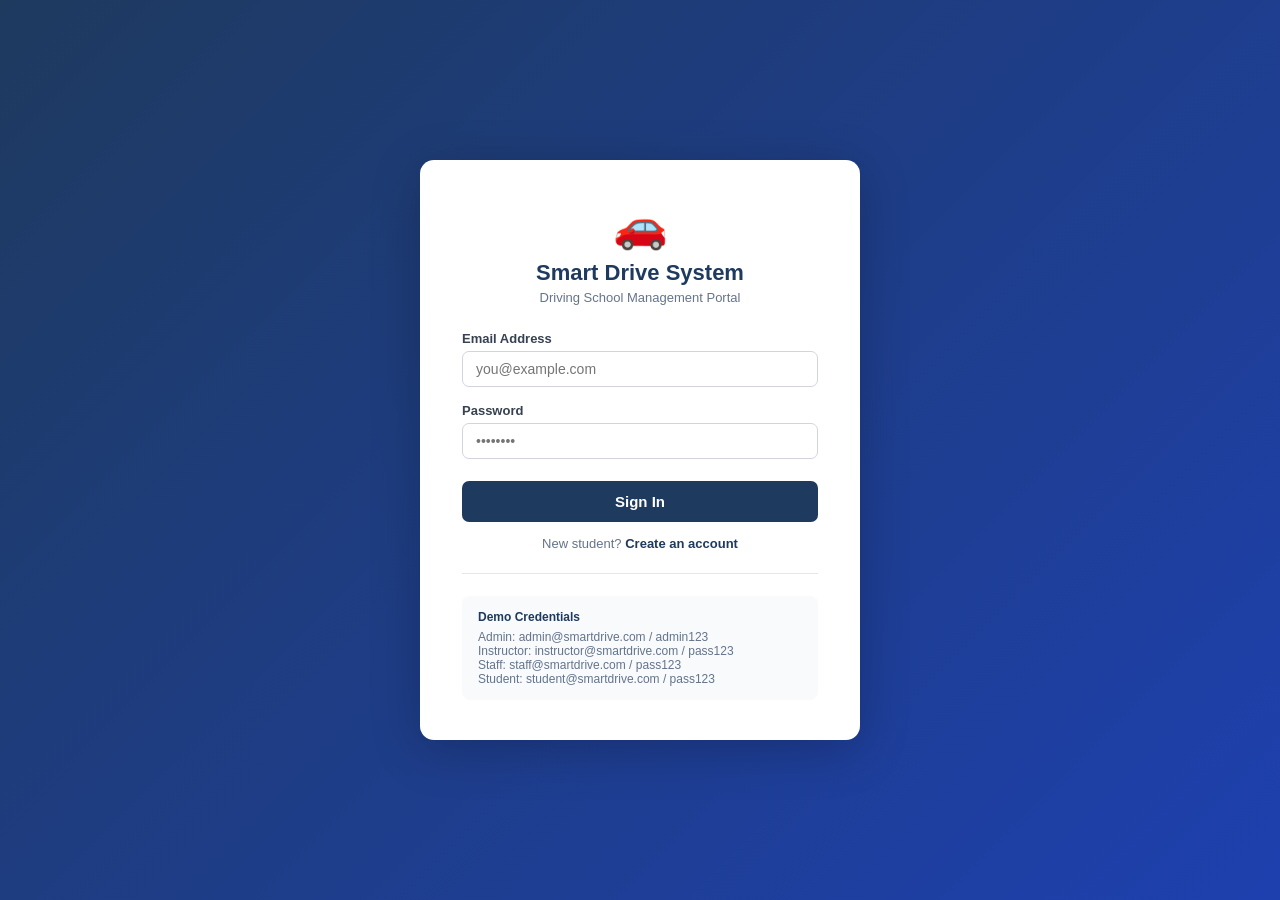
<file: index.html>
<!DOCTYPE html>
<html lang="en">
<head>
  <meta charset="UTF-8">
  <meta name="viewport" content="width=device-width, initial-scale=1.0">
  <title>Smart Drive System — Login</title>
  <link rel="stylesheet" href="css/style.css">
</head>
<body class="auth-page">
  <div class="auth-card">
    <div class="auth-logo">
      <div class="logo-icon">🚗</div>
      <h1>Smart Drive System</h1>
      <p>Driving School Management Portal</p>
    </div>

    <form id="loginForm" novalidate>
      <div class="form-group">
        <label for="email">Email Address</label>
        <input type="email" id="email" class="form-control" placeholder="you@example.com" required>
        <div class="form-error" id="email-error"></div>
      </div>
      <div class="form-group">
        <label for="password">Password</label>
        <input type="password" id="password" class="form-control" placeholder="••••••••" required>
        <div class="form-error" id="password-error"></div>
      </div>
      <div class="form-error" id="login-error" style="margin-bottom:10px;text-align:center;font-size:13px;"></div>
      <button type="submit" class="btn btn-primary btn-block">Sign In</button>
    </form>

    <div class="auth-footer-link" style="margin-top:14px;">
      New student? <a href="register.html">Create an account</a>
    </div>

    <hr style="margin:22px 0;">
    <div style="background:#f8fafc;border-radius:8px;padding:14px 16px;font-size:12px;color:#64748b;">
      <strong style="color:#1e3a5f;display:block;margin-bottom:6px;">Demo Credentials</strong>
      <div>Admin: admin@smartdrive.com / admin123</div>
      <div>Instructor: instructor@smartdrive.com / pass123</div>
      <div>Staff: staff@smartdrive.com / pass123</div>
      <div>Student: student@smartdrive.com / pass123</div>
    </div>
  </div>

  <script src="js/db.js"></script>
  <script>
    // Redirect if already logged in
    (function () {
      const user = SDS_AUTH.getCurrentUser();
      if (user) redirectToDashboard(user.role);
    })();

    function redirectToDashboard(role) {
      const map = { admin: 'admin.html', student: 'student.html', instructor: 'instructor.html', staff: 'staff.html' };
      window.location.href = map[role] || 'index.html';
    }

    document.getElementById('loginForm').addEventListener('submit', function (e) {
      e.preventDefault();
      document.getElementById('email-error').textContent = '';
      document.getElementById('password-error').textContent = '';
      document.getElementById('login-error').textContent = '';

      const email = document.getElementById('email').value.trim();
      const password = document.getElementById('password').value;
      let valid = true;

      if (!email) { document.getElementById('email-error').textContent = 'Email is required.'; valid = false; }
      if (!password) { document.getElementById('password-error').textContent = 'Password is required.'; valid = false; }
      if (!valid) return;

      const user = SDS_AUTH.login(email, password);
      if (user) {
        redirectToDashboard(user.role);
      } else {
        document.getElementById('login-error').textContent = 'Invalid email or password. Please try again.';
      }
    });
  </script>
</body>
</html>
</file>
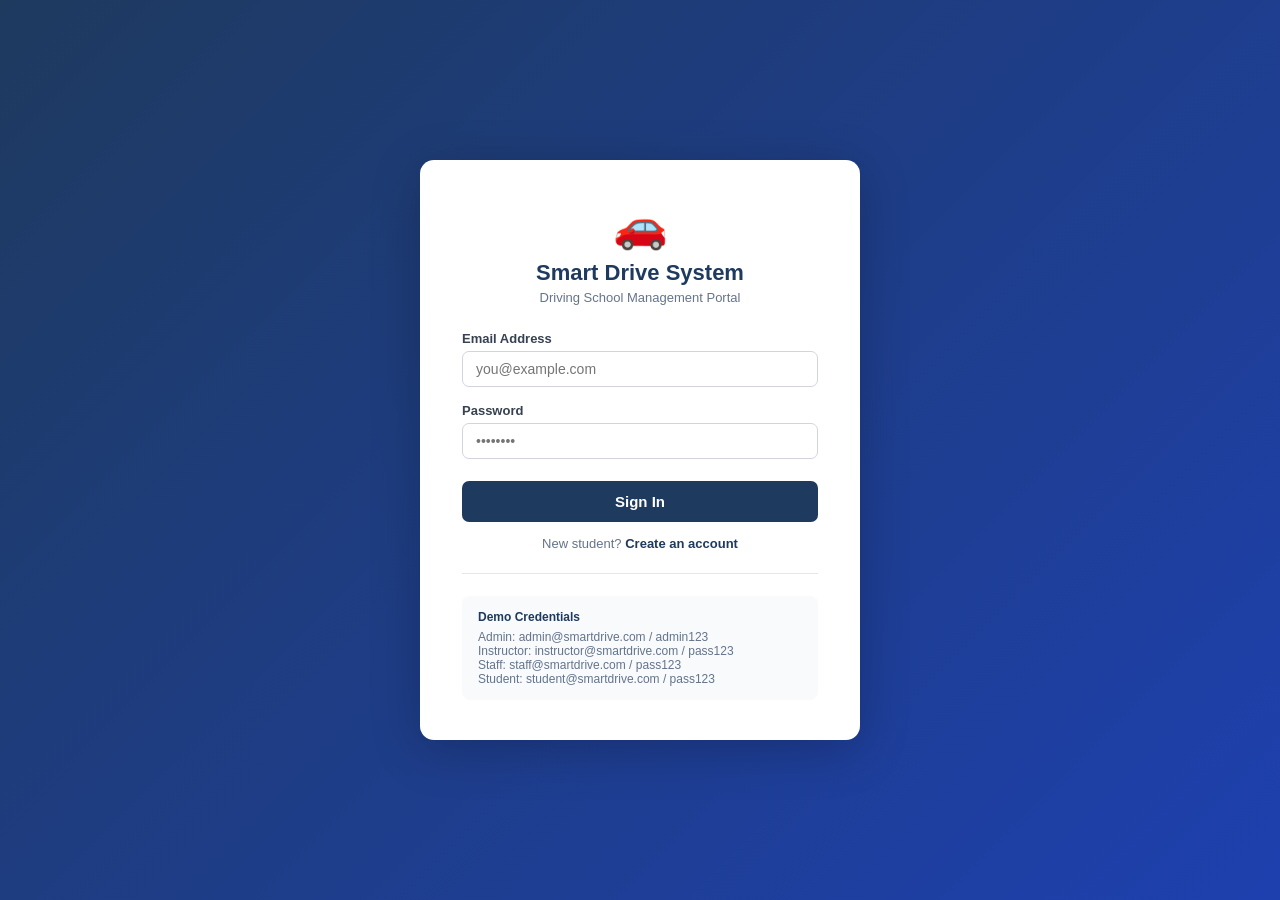
<file: admin.html>
<!DOCTYPE html>
<html lang="en">
<head>
  <meta charset="UTF-8">
  <meta name="viewport" content="width=device-width, initial-scale=1.0">
  <title>Smart Drive System — Admin</title>
  <link rel="stylesheet" href="css/style.css">
</head>
<body>
<div class="sds-layout">
  <!-- Sidebar -->
  <aside class="sds-sidebar">
    <div class="sds-sidebar-brand">
      <h1>🚗 Smart Drive</h1>
      <span class="role-badge">Admin</span>
    </div>
    <nav>
      <a href="#" class="active" data-tab="overview"><span class="nav-icon">📊</span> Overview</a>
      <a href="#" data-tab="users"><span class="nav-icon">👥</span> Manage Users</a>
      <a href="#" data-tab="vehicles"><span class="nav-icon">🚘</span> Manage Vehicles</a>
      <a href="#" data-tab="bookings"><span class="nav-icon">📅</span> Manage Bookings</a>
      <a href="#" data-tab="payments"><span class="nav-icon">💳</span> Verify Payments</a>
      <a href="#" data-tab="reports"><span class="nav-icon">📋</span> Reports</a>
    </nav>
    <div class="sds-sidebar-footer">
      <div class="user-name" id="sidebar-name">—</div>
      <div class="user-email" id="sidebar-email">—</div>
      <button class="btn-logout" onclick="SDS_AUTH.logout()">Sign Out</button>
    </div>
  </aside>

  <!-- Main Content -->
  <div class="sds-main">
    <div class="sds-topbar">
      <h2 id="topbar-title">Overview</h2>
      <div class="topbar-actions">
        <span class="text-muted" id="topbar-date"></span>
      </div>
    </div>

    <div class="sds-content">

      <!-- ── OVERVIEW ── -->
      <section id="tab-overview" class="tab-section">
        <div class="stats-grid" id="stats-grid"></div>
        <div class="card">
          <div class="card-header">
            <span class="card-title">Recent Bookings</span>
          </div>
          <div class="table-wrapper" id="recent-bookings-table"></div>
        </div>
      </section>

      <!-- ── USERS ── -->
      <section id="tab-users" class="tab-section" style="display:none">
        <div class="card">
          <div class="card-header">
            <span class="card-title">All Users</span>
            <button class="btn btn-primary btn-sm" onclick="openUserModal()">+ Add User</button>
          </div>
          <div class="form-row" style="margin-bottom:16px;">
            <div class="form-group mb-0">
              <input type="text" id="user-search" class="form-control" placeholder="Search by name or email…" oninput="renderUsers()">
            </div>
            <div class="form-group mb-0">
              <select id="user-role-filter" class="form-control" onchange="renderUsers()">
                <option value="">All Roles</option>
                <option value="admin">Admin</option>
                <option value="instructor">Instructor</option>
                <option value="staff">Staff</option>
                <option value="student">Student</option>
              </select>
            </div>
          </div>
          <div class="table-wrapper" id="users-table"></div>
        </div>
      </section>

      <!-- ── VEHICLES ── -->
      <section id="tab-vehicles" class="tab-section" style="display:none">
        <div class="card">
          <div class="card-header">
            <span class="card-title">Vehicle Fleet</span>
            <button class="btn btn-primary btn-sm" onclick="openVehicleModal()">+ Add Vehicle</button>
          </div>
          <div class="table-wrapper" id="vehicles-table"></div>
        </div>
      </section>

      <!-- ── BOOKINGS ── -->
      <section id="tab-bookings" class="tab-section" style="display:none">
        <div class="card">
          <div class="card-header">
            <span class="card-title">All Bookings</span>
          </div>
          <div class="form-group" style="max-width:220px;margin-bottom:14px;">
            <select id="booking-status-filter" class="form-control" onchange="renderBookings()">
              <option value="">All Statuses</option>
              <option value="pending">Pending</option>
              <option value="confirmed">Confirmed</option>
              <option value="rescheduled">Rescheduled</option>
              <option value="cancelled">Cancelled</option>
              <option value="completed">Completed</option>
            </select>
          </div>
          <div class="table-wrapper" id="bookings-table"></div>
        </div>
      </section>

      <!-- ── PAYMENTS ── -->
      <section id="tab-payments" class="tab-section" style="display:none">
        <div class="card">
          <div class="card-header">
            <span class="card-title">Payment Verification</span>
          </div>
          <div class="form-group" style="max-width:220px;margin-bottom:14px;">
            <select id="payment-status-filter" class="form-control" onchange="renderPayments()">
              <option value="">All Statuses</option>
              <option value="pending">Pending</option>
              <option value="approved">Approved</option>
              <option value="rejected">Rejected</option>
            </select>
          </div>
          <div class="table-wrapper" id="payments-table"></div>
        </div>
      </section>

      <!-- ── REPORTS ── -->
      <section id="tab-reports" class="tab-section" style="display:none">
        <div class="card">
          <div class="card-header">
            <span class="card-title">Generate Report</span>
          </div>
          <div class="form-group" style="max-width:280px;">
            <label>Report Type</label>
            <select id="report-type" class="form-control">
              <option value="bookings">Bookings Summary</option>
              <option value="payments">Payments Summary</option>
              <option value="users">User Roster</option>
              <option value="vehicles">Vehicle Fleet</option>
              <option value="incidents">Incident Log</option>
            </select>
          </div>
          <button class="btn btn-primary" onclick="generateReport()">Generate Report</button>
        </div>
        <div class="card" id="report-output" style="display:none">
          <div class="card-header">
            <span class="card-title" id="report-output-title">Report</span>
            <span class="text-muted" id="report-output-date"></span>
          </div>
          <div id="report-output-body"></div>
        </div>
        <div class="card">
          <div class="card-header"><span class="card-title">Saved Reports</span></div>
          <div class="table-wrapper" id="saved-reports-table"></div>
        </div>
      </section>

    </div><!-- sds-content -->
  </div><!-- sds-main -->
</div><!-- sds-layout -->

<!-- User Modal -->
<div class="modal-backdrop" id="user-modal">
  <div class="modal">
    <div class="modal-header">
      <span class="modal-title" id="user-modal-title">Add User</span>
      <button class="modal-close" onclick="closeModal('user-modal')">&times;</button>
    </div>
    <form id="user-form" novalidate>
      <input type="hidden" id="user-id">
      <div class="form-group">
        <label>Full Name</label>
        <input type="text" id="user-name" class="form-control" required>
      </div>
      <div class="form-row">
        <div class="form-group">
          <label>Email</label>
          <input type="email" id="user-email" class="form-control" required>
        </div>
        <div class="form-group">
          <label>Phone</label>
          <input type="tel" id="user-phone" class="form-control">
        </div>
      </div>
      <div class="form-row">
        <div class="form-group">
          <label>Role</label>
          <select id="user-role" class="form-control">
            <option value="student">Student</option>
            <option value="instructor">Instructor</option>
            <option value="staff">Staff</option>
            <option value="admin">Admin</option>
          </select>
        </div>
        <div class="form-group">
          <label>Status</label>
          <select id="user-status" class="form-control">
            <option value="active">Active</option>
            <option value="inactive">Inactive</option>
          </select>
        </div>
      </div>
      <div class="form-group" id="user-password-group">
        <label>Password</label>
        <input type="password" id="user-password" class="form-control" placeholder="Leave blank to keep unchanged">
      </div>
      <div class="form-error" id="user-form-error"></div>
      <div class="modal-footer">
        <button type="button" class="btn btn-secondary" onclick="closeModal('user-modal')">Cancel</button>
        <button type="submit" class="btn btn-primary">Save</button>
      </div>
    </form>
  </div>
</div>

<!-- Vehicle Modal -->
<div class="modal-backdrop" id="vehicle-modal">
  <div class="modal">
    <div class="modal-header">
      <span class="modal-title" id="vehicle-modal-title">Add Vehicle</span>
      <button class="modal-close" onclick="closeModal('vehicle-modal')">&times;</button>
    </div>
    <form id="vehicle-form" novalidate>
      <input type="hidden" id="vehicle-id">
      <div class="form-row">
        <div class="form-group">
          <label>Plate Number</label>
          <input type="text" id="vehicle-plate" class="form-control" required>
        </div>
        <div class="form-group">
          <label>Color</label>
          <input type="text" id="vehicle-color" class="form-control">
        </div>
      </div>
      <div class="form-row">
        <div class="form-group">
          <label>Model</label>
          <input type="text" id="vehicle-model" class="form-control" required>
        </div>
        <div class="form-group">
          <label>Year</label>
          <input type="number" id="vehicle-year" class="form-control" min="1990" max="2030">
        </div>
      </div>
      <div class="form-group">
        <label>Status</label>
        <select id="vehicle-status" class="form-control">
          <option value="available">Available</option>
          <option value="in-use">In Use</option>
          <option value="maintenance">Maintenance</option>
        </select>
      </div>
      <div class="form-error" id="vehicle-form-error"></div>
      <div class="modal-footer">
        <button type="button" class="btn btn-secondary" onclick="closeModal('vehicle-modal')">Cancel</button>
        <button type="submit" class="btn btn-primary">Save</button>
      </div>
    </form>
  </div>
</div>

<!-- Booking Action Modal -->
<div class="modal-backdrop" id="booking-modal">
  <div class="modal">
    <div class="modal-header">
      <span class="modal-title">Update Booking</span>
      <button class="modal-close" onclick="closeModal('booking-modal')">&times;</button>
    </div>
    <input type="hidden" id="booking-action-id">
    <div class="form-group">
      <label>New Status</label>
      <select id="booking-action-status" class="form-control">
        <option value="confirmed">Confirm</option>
        <option value="rescheduled">Reschedule</option>
        <option value="cancelled">Cancel</option>
        <option value="completed">Mark Completed</option>
      </select>
    </div>
    <div class="form-group" id="reschedule-fields" style="display:none">
      <label>New Date</label>
      <input type="date" id="booking-new-date" class="form-control">
      <label style="margin-top:8px;">New Time</label>
      <input type="time" id="booking-new-time" class="form-control">
    </div>
    <div class="modal-footer">
      <button type="button" class="btn btn-secondary" onclick="closeModal('booking-modal')">Cancel</button>
      <button type="button" class="btn btn-primary" onclick="saveBookingAction()">Update</button>
    </div>
  </div>
</div>

<script src="js/db.js"></script>
<script>
  const currentUser = SDS_AUTH.requireAuth('admin');
  if (!currentUser) throw new Error('Unauthorized');

  document.getElementById('sidebar-name').textContent  = currentUser.name;
  document.getElementById('sidebar-email').textContent = currentUser.email;
  document.getElementById('topbar-date').textContent   = new Date().toLocaleDateString('en-US', { weekday:'long', year:'numeric', month:'long', day:'numeric' });

  // ── Navigation ────────────────────────────────────
  document.querySelectorAll('.sds-sidebar nav a[data-tab]').forEach(link => {
    link.addEventListener('click', e => {
      e.preventDefault();
      const tab = link.dataset.tab;
      document.querySelectorAll('.sds-sidebar nav a').forEach(a => a.classList.remove('active'));
      link.classList.add('active');
      document.querySelectorAll('.tab-section').forEach(s => s.style.display = 'none');
      document.getElementById('tab-' + tab).style.display = '';
      document.getElementById('topbar-title').textContent = link.textContent.trim();
      refreshTab(tab);
    });
  });

  function refreshTab(tab) {
    if (tab === 'overview')  renderOverview();
    if (tab === 'users')     renderUsers();
    if (tab === 'vehicles')  renderVehicles();
    if (tab === 'bookings')  renderBookings();
    if (tab === 'payments')  renderPayments();
    if (tab === 'reports')   renderSavedReports();
  }

  function closeModal(id) { document.getElementById(id).classList.remove('open'); }
  function openModal(id)  { document.getElementById(id).classList.add('open'); }

  // ── Overview ──────────────────────────────────────
  function renderOverview() {
    const users    = SDS_DB.getAll(SDS_DB.USERS);
    const bookings = SDS_DB.getAll(SDS_DB.BOOKINGS);
    const vehicles = SDS_DB.getAll(SDS_DB.VEHICLES);
    const payments = SDS_DB.getAll(SDS_DB.PAYMENTS);

    document.getElementById('stats-grid').innerHTML = `
      <div class="stat-card"><div class="stat-label">Total Users</div><div class="stat-value">${users.length}</div></div>
      <div class="stat-card green"><div class="stat-label">Active Vehicles</div><div class="stat-value">${vehicles.filter(v => v.status === 'available').length}</div></div>
      <div class="stat-card amber"><div class="stat-label">Pending Bookings</div><div class="stat-value">${bookings.filter(b => b.status === 'pending').length}</div></div>
      <div class="stat-card red"><div class="stat-label">Pending Payments</div><div class="stat-value">${payments.filter(p => p.status === 'pending').length}</div></div>
    `;

    const recent = [...bookings].sort((a,b) => new Date(b.createdAt) - new Date(a.createdAt)).slice(0, 8);
    document.getElementById('recent-bookings-table').innerHTML = bookingTableHTML(recent);
  }

  // ── Users ─────────────────────────────────────────
  function renderUsers() {
    const search = (document.getElementById('user-search')?.value || '').toLowerCase();
    const role   = document.getElementById('user-role-filter')?.value || '';
    let users    = SDS_DB.getAll(SDS_DB.USERS);
    if (search) users = users.filter(u => u.name.toLowerCase().includes(search) || u.email.toLowerCase().includes(search));
    if (role)   users = users.filter(u => u.role === role);

    if (!users.length) { document.getElementById('users-table').innerHTML = '<div class="empty-state"><div class="empty-icon">👤</div>No users found.</div>'; return; }
    document.getElementById('users-table').innerHTML = `
      <table>
        <thead><tr><th>Name</th><th>Email</th><th>Phone</th><th>Role</th><th>Status</th><th>Actions</th></tr></thead>
        <tbody>
          ${users.map(u => `
            <tr>
              <td>${u.name}</td><td>${u.email}</td><td>${u.phone || '—'}</td>
              <td><span class="badge badge-info" style="text-transform:capitalize">${u.role}</span></td>
              <td>${SDS_UI.statusBadge(u.status)}</td>
              <td class="action-btns">
                <button class="btn btn-secondary btn-sm" onclick='openUserModal(${u.id})'>Edit</button>
                <button class="btn btn-danger btn-sm" onclick='deleteUser(${u.id})'>Delete</button>
              </td>
            </tr>`).join('')}
        </tbody>
      </table>`;
  }

  function openUserModal(id) {
    const form = document.getElementById('user-form');
    form.reset();
    document.getElementById('user-form-error').textContent = '';
    if (id) {
      const u = SDS_DB.getById(SDS_DB.USERS, id);
      document.getElementById('user-modal-title').textContent = 'Edit User';
      document.getElementById('user-id').value     = u.id;
      document.getElementById('user-name').value   = u.name;
      document.getElementById('user-email').value  = u.email;
      document.getElementById('user-phone').value  = u.phone || '';
      document.getElementById('user-role').value   = u.role;
      document.getElementById('user-status').value = u.status;
    } else {
      document.getElementById('user-modal-title').textContent = 'Add User';
      document.getElementById('user-id').value = '';
    }
    openModal('user-modal');
  }

  document.getElementById('user-form').addEventListener('submit', function (e) {
    e.preventDefault();
    document.getElementById('user-form-error').textContent = '';
    const id       = document.getElementById('user-id').value;
    const name     = document.getElementById('user-name').value.trim();
    const email    = document.getElementById('user-email').value.trim().toLowerCase();
    const phone    = document.getElementById('user-phone').value.trim();
    const role     = document.getElementById('user-role').value;
    const status   = document.getElementById('user-status').value;
    const password = document.getElementById('user-password').value;

    if (!name || !email) { document.getElementById('user-form-error').textContent = 'Name and email are required.'; return; }

    const existing = SDS_DB.query(SDS_DB.USERS, u => u.email === email && String(u.id) !== String(id));
    if (existing.length) { document.getElementById('user-form-error').textContent = 'Email already in use.'; return; }

    if (id) {
      const updates = { name, email, phone, role, status };
      if (password) updates.password = password;
      SDS_DB.update(SDS_DB.USERS, Number(id), updates);
      SDS_UI.showToast('User updated successfully.');
    } else {
      if (!password) { document.getElementById('user-form-error').textContent = 'Password is required for new users.'; return; }
      SDS_DB.create(SDS_DB.USERS, { name, email, phone, role, status, password });
      SDS_UI.showToast('User created successfully.');
    }
    closeModal('user-modal');
    renderUsers();
  });

  function deleteUser(id) {
    if (!confirm('Delete this user? This cannot be undone.')) return;
    SDS_DB.delete(SDS_DB.USERS, id);
    SDS_UI.showToast('User deleted.', 'info');
    renderUsers();
  }

  // ── Vehicles ──────────────────────────────────────
  function renderVehicles() {
    const vehicles = SDS_DB.getAll(SDS_DB.VEHICLES);
    if (!vehicles.length) { document.getElementById('vehicles-table').innerHTML = '<div class="empty-state"><div class="empty-icon">🚘</div>No vehicles found.</div>'; return; }
    document.getElementById('vehicles-table').innerHTML = `
      <table>
        <thead><tr><th>Plate</th><th>Model</th><th>Year</th><th>Color</th><th>Status</th><th>Actions</th></tr></thead>
        <tbody>
          ${vehicles.map(v => `
            <tr>
              <td><strong>${v.plate}</strong></td><td>${v.model}</td><td>${v.year}</td><td>${v.color || '—'}</td>
              <td>${SDS_UI.statusBadge(v.status)}</td>
              <td class="action-btns">
                <button class="btn btn-secondary btn-sm" onclick='openVehicleModal(${v.id})'>Edit</button>
                <button class="btn btn-danger btn-sm" onclick='deleteVehicle(${v.id})'>Delete</button>
              </td>
            </tr>`).join('')}
        </tbody>
      </table>`;
  }

  function openVehicleModal(id) {
    document.getElementById('vehicle-form').reset();
    document.getElementById('vehicle-form-error').textContent = '';
    if (id) {
      const v = SDS_DB.getById(SDS_DB.VEHICLES, id);
      document.getElementById('vehicle-modal-title').textContent = 'Edit Vehicle';
      document.getElementById('vehicle-id').value     = v.id;
      document.getElementById('vehicle-plate').value  = v.plate;
      document.getElementById('vehicle-model').value  = v.model;
      document.getElementById('vehicle-year').value   = v.year;
      document.getElementById('vehicle-color').value  = v.color || '';
      document.getElementById('vehicle-status').value = v.status;
    } else {
      document.getElementById('vehicle-modal-title').textContent = 'Add Vehicle';
      document.getElementById('vehicle-id').value = '';
    }
    openModal('vehicle-modal');
  }

  document.getElementById('vehicle-form').addEventListener('submit', function (e) {
    e.preventDefault();
    document.getElementById('vehicle-form-error').textContent = '';
    const id     = document.getElementById('vehicle-id').value;
    const plate  = document.getElementById('vehicle-plate').value.trim().toUpperCase();
    const model  = document.getElementById('vehicle-model').value.trim();
    const year   = parseInt(document.getElementById('vehicle-year').value, 10) || new Date().getFullYear();
    const color  = document.getElementById('vehicle-color').value.trim();
    const status = document.getElementById('vehicle-status').value;
    if (!plate || !model) { document.getElementById('vehicle-form-error').textContent = 'Plate and model are required.'; return; }
    if (id) {
      SDS_DB.update(SDS_DB.VEHICLES, Number(id), { plate, model, year, color, status });
      SDS_UI.showToast('Vehicle updated.');
    } else {
      SDS_DB.create(SDS_DB.VEHICLES, { plate, model, year, color, status });
      SDS_UI.showToast('Vehicle added.');
    }
    closeModal('vehicle-modal');
    renderVehicles();
  });

  function deleteVehicle(id) {
    if (!confirm('Delete this vehicle?')) return;
    SDS_DB.delete(SDS_DB.VEHICLES, id);
    SDS_UI.showToast('Vehicle deleted.', 'info');
    renderVehicles();
  }

  // ── Bookings ──────────────────────────────────────
  function bookingTableHTML(bookings) {
    const users    = SDS_DB.getAll(SDS_DB.USERS);
    const vehicles = SDS_DB.getAll(SDS_DB.VEHICLES);
    if (!bookings.length) return '<div class="empty-state"><div class="empty-icon">📅</div>No bookings found.</div>';
    return `
      <table>
        <thead><tr><th>#</th><th>Student</th><th>Instructor</th><th>Vehicle</th><th>Date</th><th>Time</th><th>Status</th><th>Payment</th><th>Actions</th></tr></thead>
        <tbody>
          ${bookings.map(b => {
            const student    = users.find(u => u.id === b.studentId);
            const instructor = users.find(u => u.id === b.instructorId);
            const vehicle    = vehicles.find(v => v.id === b.vehicleId);
            return `<tr>
              <td>${b.id}</td>
              <td>${student    ? student.name    : '—'}</td>
              <td>${instructor ? instructor.name : '—'}</td>
              <td>${vehicle    ? vehicle.plate   : '—'}</td>
              <td>${b.date}</td><td>${b.time}</td>
              <td>${SDS_UI.statusBadge(b.status)}</td>
              <td>${SDS_UI.statusBadge(b.paymentStatus)}</td>
              <td><button class="btn btn-secondary btn-sm" onclick='openBookingModal(${b.id})'>Update</button></td>
            </tr>`;
          }).join('')}
        </tbody>
      </table>`;
  }

  function renderBookings() {
    const filter = document.getElementById('booking-status-filter')?.value || '';
    let bookings = SDS_DB.getAll(SDS_DB.BOOKINGS);
    if (filter) bookings = bookings.filter(b => b.status === filter);
    document.getElementById('bookings-table').innerHTML = bookingTableHTML(bookings);
  }

  function openBookingModal(id) {
    document.getElementById('booking-action-id').value = id;
    document.getElementById('booking-action-status').value = 'confirmed';
    document.getElementById('reschedule-fields').style.display = 'none';
    document.getElementById('booking-action-status').addEventListener('change', function () {
      document.getElementById('reschedule-fields').style.display = this.value === 'rescheduled' ? '' : 'none';
    });
    openModal('booking-modal');
  }

  function saveBookingAction() {
    const id     = Number(document.getElementById('booking-action-id').value);
    const status = document.getElementById('booking-action-status').value;
    const updates = { status };
    if (status === 'rescheduled') {
      updates.date = document.getElementById('booking-new-date').value;
      updates.time = document.getElementById('booking-new-time').value;
    }
    SDS_DB.update(SDS_DB.BOOKINGS, id, updates);
    SDS_UI.showToast('Booking updated.');
    closeModal('booking-modal');
    renderBookings();
  }

  // ── Payments ──────────────────────────────────────
  function renderPayments() {
    const filter   = document.getElementById('payment-status-filter')?.value || '';
    const users    = SDS_DB.getAll(SDS_DB.USERS);
    const bookings = SDS_DB.getAll(SDS_DB.BOOKINGS);
    let payments   = SDS_DB.getAll(SDS_DB.PAYMENTS);
    if (filter) payments = payments.filter(p => p.status === filter);
    if (!payments.length) { document.getElementById('payments-table').innerHTML = '<div class="empty-state"><div class="empty-icon">💳</div>No payments found.</div>'; return; }
    document.getElementById('payments-table').innerHTML = `
      <table>
        <thead><tr><th>#</th><th>Student</th><th>Booking</th><th>Amount</th><th>Submitted</th><th>Status</th><th>Actions</th></tr></thead>
        <tbody>
          ${payments.map(p => {
            const student = users.find(u => u.id === p.studentId);
            const booking = bookings.find(b => b.id === p.bookingId);
            return `<tr>
              <td>${p.id}</td>
              <td>${student ? student.name : '—'}</td>
              <td>${booking ? `#${booking.id} (${booking.date})` : '—'}</td>
              <td>$${p.amount}</td>
              <td>${SDS_UI.formatDate(p.submittedDate)}</td>
              <td>${SDS_UI.statusBadge(p.status)}</td>
              <td class="action-btns">
                ${p.status === 'pending' ? `
                  <button class="btn btn-success btn-sm" onclick='updatePayment(${p.id},"approved")'>Approve</button>
                  <button class="btn btn-danger btn-sm"  onclick='updatePayment(${p.id},"rejected")'>Reject</button>` : '—'}
              </td>
            </tr>`;
          }).join('')}
        </tbody>
      </table>`;
  }

  function updatePayment(id, status) {
    SDS_DB.update(SDS_DB.PAYMENTS, id, { status });
    // Also update booking paymentStatus
    const payment = SDS_DB.getById(SDS_DB.PAYMENTS, id);
    if (payment) SDS_DB.update(SDS_DB.BOOKINGS, payment.bookingId, { paymentStatus: status === 'approved' ? 'paid' : 'rejected' });
    SDS_UI.showToast('Payment ' + status + '.', status === 'approved' ? 'success' : 'error');
    renderPayments();
  }

  // ── Reports ───────────────────────────────────────
  function generateReport() {
    const type  = document.getElementById('report-type').value;
    const types = { bookings: 'Bookings Summary', payments: 'Payments Summary', users: 'User Roster', vehicles: 'Vehicle Fleet', incidents: 'Incident Log' };
    let html    = '';
    if (type === 'bookings')  html = bookingTableHTML(SDS_DB.getAll(SDS_DB.BOOKINGS));
    if (type === 'payments')  {
      const ps = SDS_DB.getAll(SDS_DB.PAYMENTS);
      html = `<p>Total: ${ps.length} | Approved: ${ps.filter(p=>p.status==='approved').length} | Pending: ${ps.filter(p=>p.status==='pending').length}</p>`;
    }
    if (type === 'users')     {
      const us = SDS_DB.getAll(SDS_DB.USERS);
      html = `<p>Total: ${us.length} | Students: ${us.filter(u=>u.role==='student').length} | Instructors: ${us.filter(u=>u.role==='instructor').length} | Staff: ${us.filter(u=>u.role==='staff').length}</p>`;
    }
    if (type === 'vehicles')  {
      const vs = SDS_DB.getAll(SDS_DB.VEHICLES);
      html = `<p>Total: ${vs.length} | Available: ${vs.filter(v=>v.status==='available').length} | Maintenance: ${vs.filter(v=>v.status==='maintenance').length}</p>`;
    }
    if (type === 'incidents') {
      const ins = SDS_DB.getAll(SDS_DB.INCIDENTS);
      html = ins.length ? `<p>Total incidents: ${ins.length} | Open: ${ins.filter(i=>i.status==='open').length}</p>` : '<p>No incidents on record.</p>';
    }
    document.getElementById('report-output-title').textContent = types[type];
    document.getElementById('report-output-date').textContent  = 'Generated: ' + new Date().toLocaleString();
    document.getElementById('report-output-body').innerHTML    = html;
    document.getElementById('report-output').style.display     = '';

    SDS_DB.create(SDS_DB.REPORTS, { type, title: types[type], generatedBy: currentUser.id, date: new Date().toISOString() });
    renderSavedReports();
  }

  function renderSavedReports() {
    const reports = [...SDS_DB.getAll(SDS_DB.REPORTS)].sort((a,b) => new Date(b.createdAt) - new Date(a.createdAt));
    const users   = SDS_DB.getAll(SDS_DB.USERS);
    if (!reports.length) { document.getElementById('saved-reports-table').innerHTML = '<div class="empty-state"><div class="empty-icon">📋</div>No reports generated yet.</div>'; return; }
    document.getElementById('saved-reports-table').innerHTML = `
      <table>
        <thead><tr><th>#</th><th>Title</th><th>Generated By</th><th>Date</th></tr></thead>
        <tbody>
          ${reports.map(r => {
            const u = users.find(x => x.id === r.generatedBy);
            return `<tr><td>${r.id}</td><td>${r.title}</td><td>${u ? u.name : '—'}</td><td>${SDS_UI.formatDate(r.createdAt)}</td></tr>`;
          }).join('')}
        </tbody>
      </table>`;
  }

  // Initial render
  renderOverview();

  // Reschedule toggle
  document.getElementById('booking-action-status').addEventListener('change', function () {
    document.getElementById('reschedule-fields').style.display = this.value === 'rescheduled' ? '' : 'none';
  });
</script>
</body>
</html>
</file>
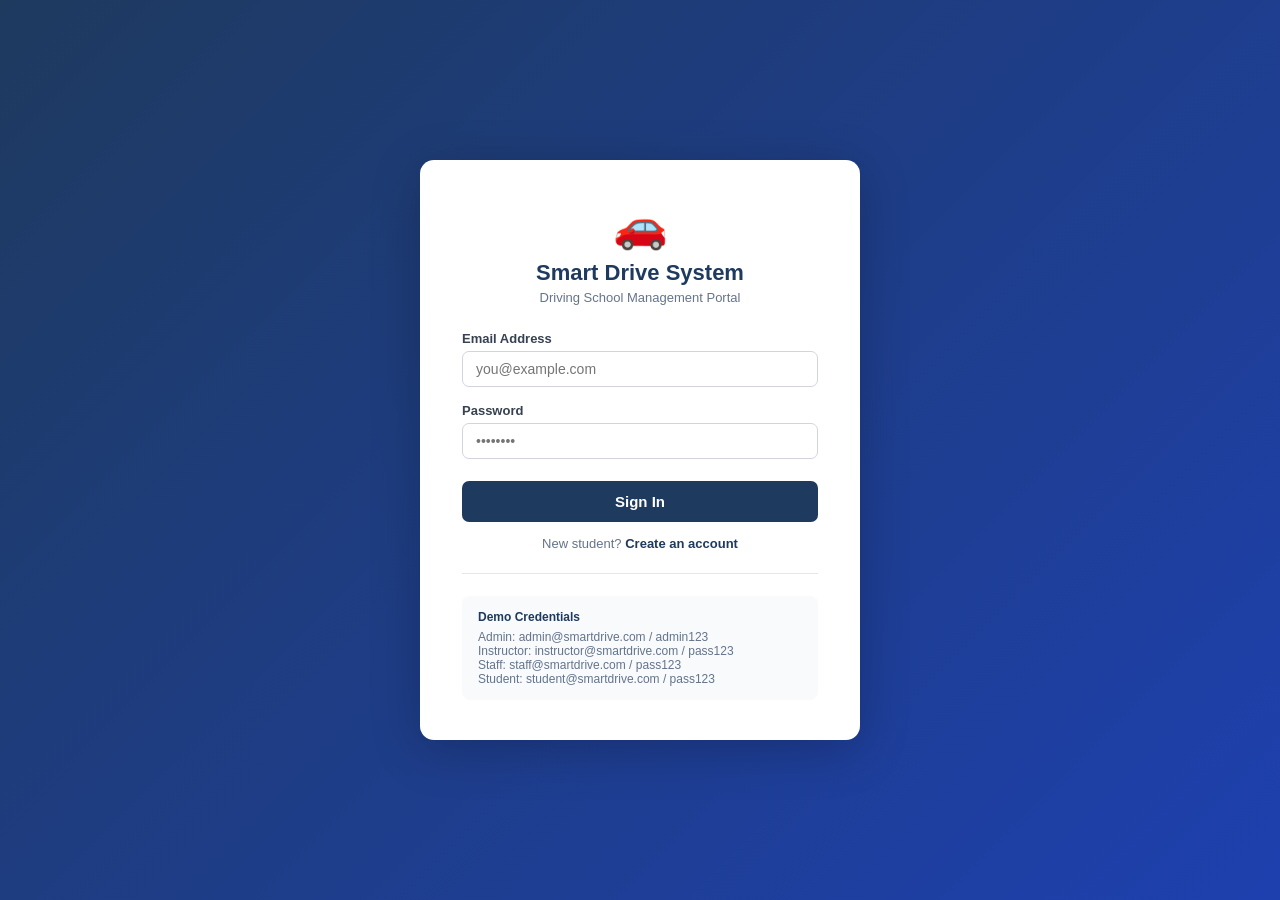
<file: instructor.html>
<!DOCTYPE html>
<html lang="en">
<head>
  <meta charset="UTF-8">
  <meta name="viewport" content="width=device-width, initial-scale=1.0">
  <title>Smart Drive System — Instructor</title>
  <link rel="stylesheet" href="css/style.css">
</head>
<body>
<div class="sds-layout">
  <!-- Sidebar -->
  <aside class="sds-sidebar">
    <div class="sds-sidebar-brand">
      <h1>🚗 Smart Drive</h1>
      <span class="role-badge">Instructor</span>
    </div>
    <nav>
      <a href="#" class="active" data-tab="students"><span class="nav-icon">👥</span> Assigned Students</a>
      <a href="#" data-tab="schedule"><span class="nav-icon">🗓️</span> Lesson Schedule</a>
      <a href="#" data-tab="status"><span class="nav-icon">✏️</span> Update Lesson Status</a>
      <a href="#" data-tab="performance"><span class="nav-icon">📈</span> Performance Tracking</a>
      <a href="#" data-tab="reports"><span class="nav-icon">📋</span> Reports</a>
    </nav>
    <div class="sds-sidebar-footer">
      <div class="user-name"  id="sidebar-name">—</div>
      <div class="user-email" id="sidebar-email">—</div>
      <button class="btn-logout" onclick="SDS_AUTH.logout()">Sign Out</button>
    </div>
  </aside>

  <!-- Main -->
  <div class="sds-main">
    <div class="sds-topbar">
      <h2 id="topbar-title">Assigned Students</h2>
      <div class="topbar-actions"><span class="text-muted" id="topbar-date"></span></div>
    </div>

    <div class="sds-content">

      <!-- ── STUDENTS ── -->
      <section id="tab-students" class="tab-section">
        <div class="card">
          <div class="card-header"><span class="card-title">My Assigned Students</span></div>
          <div class="table-wrapper" id="students-table"></div>
        </div>
      </section>

      <!-- ── SCHEDULE ── -->
      <section id="tab-schedule" class="tab-section" style="display:none">
        <div class="card">
          <div class="card-header">
            <span class="card-title">My Lesson Schedule</span>
          </div>
          <div class="form-group" style="max-width:220px;margin-bottom:14px;">
            <select id="schedule-filter" class="form-control" onchange="renderSchedule()">
              <option value="">All Lessons</option>
              <option value="pending">Pending</option>
              <option value="confirmed">Confirmed</option>
              <option value="completed">Completed</option>
              <option value="cancelled">Cancelled</option>
            </select>
          </div>
          <div class="table-wrapper" id="schedule-table"></div>
        </div>
      </section>

      <!-- ── UPDATE STATUS ── -->
      <section id="tab-status" class="tab-section" style="display:none">
        <div class="card" style="max-width:600px;">
          <div class="card-header"><span class="card-title">Update Lesson Status</span></div>
          <p class="text-muted" style="margin-bottom:16px;">Select a lesson to add remarks, grade, and update its status.</p>
          <div class="form-group">
            <label>Select Lesson</label>
            <select id="status-lesson" class="form-control" onchange="loadLessonForUpdate()">
              <option value="">— Select a lesson —</option>
            </select>
          </div>
          <div id="status-form-wrapper" style="display:none">
            <div class="form-group">
              <label>New Status</label>
              <select id="status-new" class="form-control">
                <option value="confirmed">Confirmed</option>
                <option value="completed">Completed</option>
                <option value="cancelled">Cancelled</option>
              </select>
            </div>
            <div class="form-group">
              <label>Performance Grade</label>
              <select id="status-grade" class="form-control">
                <option value="Excellent">Excellent</option>
                <option value="Good">Good</option>
                <option value="Satisfactory">Satisfactory</option>
                <option value="Needs Improvement">Needs Improvement</option>
                <option value="Poor">Poor</option>
              </select>
            </div>
            <div class="form-group">
              <label>Remarks</label>
              <textarea id="status-remarks" class="form-control" rows="4" placeholder="Enter lesson remarks…"></textarea>
            </div>
            <div class="form-error" id="status-error"></div>
            <button class="btn btn-primary" onclick="saveLessonUpdate()">Save Update</button>
          </div>
        </div>
      </section>

      <!-- ── PERFORMANCE ── -->
      <section id="tab-performance" class="tab-section" style="display:none">
        <div class="card">
          <div class="card-header">
            <span class="card-title">Student Performance Records</span>
            <button class="btn btn-primary btn-sm" onclick="openPerfModal()">+ Add Record</button>
          </div>
          <div class="table-wrapper" id="performance-table"></div>
        </div>
      </section>

      <!-- ── REPORTS ── -->
      <section id="tab-reports" class="tab-section" style="display:none">
        <div class="card">
          <div class="card-header"><span class="card-title">Generate Report</span></div>
          <div class="form-group" style="max-width:280px;">
            <label>Report Type</label>
            <select id="report-type" class="form-control">
              <option value="lessons">My Lessons Summary</option>
              <option value="progress">Student Progress Summary</option>
            </select>
          </div>
          <button class="btn btn-primary" onclick="generateReport()">Generate Report</button>
        </div>
        <div class="card" id="report-output" style="display:none">
          <div class="card-header">
            <span class="card-title" id="report-title">Report</span>
            <span class="text-muted" id="report-date"></span>
          </div>
          <div id="report-body"></div>
        </div>
        <div class="card">
          <div class="card-header"><span class="card-title">Saved Reports</span></div>
          <div class="table-wrapper" id="saved-reports-table"></div>
        </div>
      </section>

    </div>
  </div>
</div>

<!-- Performance Modal -->
<div class="modal-backdrop" id="perf-modal">
  <div class="modal">
    <div class="modal-header">
      <span class="modal-title">Record Student Performance</span>
      <button class="modal-close" onclick="closeModal('perf-modal')">&times;</button>
    </div>
    <form id="perf-form" novalidate>
      <div class="form-group">
        <label>Student</label>
        <select id="perf-student" class="form-control" required></select>
      </div>
      <div class="form-group">
        <label>Lesson / Booking</label>
        <select id="perf-booking" class="form-control"></select>
      </div>
      <div class="form-group">
        <label>Performance</label>
        <select id="perf-performance" class="form-control">
          <option value="Excellent">Excellent</option>
          <option value="Good">Good</option>
          <option value="Satisfactory">Satisfactory</option>
          <option value="Needs Improvement">Needs Improvement</option>
          <option value="Poor">Poor</option>
        </select>
      </div>
      <div class="form-group">
        <label>Date</label>
        <input type="date" id="perf-date" class="form-control" required>
      </div>
      <div class="form-group">
        <label>Notes</label>
        <textarea id="perf-notes" class="form-control" rows="3" placeholder="Instructor notes…"></textarea>
      </div>
      <div class="form-error" id="perf-error"></div>
      <div class="modal-footer">
        <button type="button" class="btn btn-secondary" onclick="closeModal('perf-modal')">Cancel</button>
        <button type="submit" class="btn btn-primary">Save</button>
      </div>
    </form>
  </div>
</div>

<script src="js/db.js"></script>
<script>
  const currentUser = SDS_AUTH.requireAuth('instructor');
  if (!currentUser) throw new Error('Unauthorized');

  document.getElementById('sidebar-name').textContent  = currentUser.name;
  document.getElementById('sidebar-email').textContent = currentUser.email;
  document.getElementById('topbar-date').textContent   = new Date().toLocaleDateString('en-US', { weekday:'long', year:'numeric', month:'long', day:'numeric' });

  function closeModal(id) { document.getElementById(id).classList.remove('open'); }
  function openModal(id)  { document.getElementById(id).classList.add('open'); }

  // ── Navigation ────────────────────────────────────
  document.querySelectorAll('.sds-sidebar nav a[data-tab]').forEach(link => {
    link.addEventListener('click', e => {
      e.preventDefault();
      const tab = link.dataset.tab;
      document.querySelectorAll('.sds-sidebar nav a').forEach(a => a.classList.remove('active'));
      link.classList.add('active');
      document.querySelectorAll('.tab-section').forEach(s => s.style.display = 'none');
      document.getElementById('tab-' + tab).style.display = '';
      document.getElementById('topbar-title').textContent = link.textContent.trim();
      refreshTab(tab);
    });
  });

  function refreshTab(tab) {
    if (tab === 'students')    renderStudents();
    if (tab === 'schedule')    renderSchedule();
    if (tab === 'status')      populateStatusLessons();
    if (tab === 'performance') renderPerformance();
    if (tab === 'reports')     renderSavedReports();
  }

  // ── Assigned Students ─────────────────────────────
  function renderStudents() {
    const myBookings = SDS_DB.query(SDS_DB.BOOKINGS, b => b.instructorId === currentUser.id);
    const studentIds = [...new Set(myBookings.map(b => b.studentId))];
    const users      = SDS_DB.getAll(SDS_DB.USERS);
    const students   = studentIds.map(id => users.find(u => u.id === id)).filter(Boolean);

    if (!students.length) { document.getElementById('students-table').innerHTML = '<div class="empty-state"><div class="empty-icon">👥</div>No assigned students yet.</div>'; return; }
    document.getElementById('students-table').innerHTML = `
      <table>
        <thead><tr><th>Name</th><th>Email</th><th>Phone</th><th>Total Lessons</th><th>Status</th></tr></thead>
        <tbody>
          ${students.map(s => {
            const count = myBookings.filter(b => b.studentId === s.id).length;
            return `<tr>
              <td><strong>${s.name}</strong></td>
              <td>${s.email}</td><td>${s.phone || '—'}</td>
              <td><span class="badge badge-info">${count}</span></td>
              <td>${SDS_UI.statusBadge(s.status)}</td>
            </tr>`;
          }).join('')}
        </tbody>
      </table>`;
  }

  // ── Schedule ──────────────────────────────────────
  function renderSchedule() {
    const filter   = document.getElementById('schedule-filter')?.value || '';
    const users    = SDS_DB.getAll(SDS_DB.USERS);
    const vehicles = SDS_DB.getAll(SDS_DB.VEHICLES);
    let bookings   = SDS_DB.query(SDS_DB.BOOKINGS, b => b.instructorId === currentUser.id);
    if (filter) bookings = bookings.filter(b => b.status === filter);
    bookings.sort((a, b) => a.date.localeCompare(b.date));

    if (!bookings.length) { document.getElementById('schedule-table').innerHTML = '<div class="empty-state"><div class="empty-icon">🗓️</div>No lessons found.</div>'; return; }
    document.getElementById('schedule-table').innerHTML = `
      <table>
        <thead><tr><th>#</th><th>Student</th><th>Date</th><th>Time</th><th>Vehicle</th><th>Status</th><th>Payment</th></tr></thead>
        <tbody>
          ${bookings.map(b => {
            const student = users.find(u => u.id === b.studentId);
            const vehicle = vehicles.find(v => v.id === b.vehicleId);
            return `<tr>
              <td>${b.id}</td>
              <td>${student ? student.name : '—'}</td>
              <td>${b.date}</td><td>${b.time}</td>
              <td>${vehicle ? vehicle.plate : '—'}</td>
              <td>${SDS_UI.statusBadge(b.status)}</td>
              <td>${SDS_UI.statusBadge(b.paymentStatus)}</td>
            </tr>`;
          }).join('')}
        </tbody>
      </table>`;
  }

  // ── Update Status ─────────────────────────────────
  function populateStatusLessons() {
    const users    = SDS_DB.getAll(SDS_DB.USERS);
    const bookings = SDS_DB.query(SDS_DB.BOOKINGS, b => b.instructorId === currentUser.id && b.status !== 'cancelled');
    const sel = document.getElementById('status-lesson');
    sel.innerHTML = '<option value="">— Select a lesson —</option>' + bookings.map(b => {
      const s = users.find(u => u.id === b.studentId);
      return `<option value="${b.id}">#${b.id} — ${s ? s.name : 'Student'} (${b.date} ${b.time})</option>`;
    }).join('');
    document.getElementById('status-form-wrapper').style.display = 'none';
  }

  function loadLessonForUpdate() {
    const id = parseInt(document.getElementById('status-lesson').value);
    if (!id) { document.getElementById('status-form-wrapper').style.display = 'none'; return; }
    const b = SDS_DB.getById(SDS_DB.BOOKINGS, id);
    if (b) {
      document.getElementById('status-new').value  = b.status || 'confirmed';
      document.getElementById('status-remarks').value = b.remarks || '';
      document.getElementById('status-grade').value = b.grade || 'Good';
    }
    document.getElementById('status-form-wrapper').style.display = '';
  }

  function saveLessonUpdate() {
    document.getElementById('status-error').textContent = '';
    const id      = parseInt(document.getElementById('status-lesson').value);
    const status  = document.getElementById('status-new').value;
    const grade   = document.getElementById('status-grade').value;
    const remarks = document.getElementById('status-remarks').value.trim();
    if (!id)    { document.getElementById('status-error').textContent = 'Select a lesson.'; return; }
    SDS_DB.update(SDS_DB.BOOKINGS, id, { status, grade, remarks });
    SDS_UI.showToast('Lesson status updated.');
    populateStatusLessons();
    renderSchedule();
  }

  // ── Performance ───────────────────────────────────
  function renderPerformance() {
    const records = SDS_DB.query(SDS_DB.PROGRESS_RECORDS, r => r.instructorId === currentUser.id);
    const users   = SDS_DB.getAll(SDS_DB.USERS);
    if (!records.length) { document.getElementById('performance-table').innerHTML = '<div class="empty-state"><div class="empty-icon">📈</div>No records yet.</div>'; return; }
    document.getElementById('performance-table').innerHTML = `
      <table>
        <thead><tr><th>Date</th><th>Student</th><th>Performance</th><th>Notes</th></tr></thead>
        <tbody>
          ${records.map(r => {
            const s = users.find(u => u.id === r.studentId);
            return `<tr>
              <td>${r.date}</td>
              <td>${s ? s.name : '—'}</td>
              <td><span class="badge badge-info">${r.performance}</span></td>
              <td>${r.notes || '—'}</td>
            </tr>`;
          }).join('')}
        </tbody>
      </table>`;
  }

  function openPerfModal() {
    document.getElementById('perf-form').reset();
    document.getElementById('perf-error').textContent = '';
    document.getElementById('perf-date').value = new Date().toISOString().split('T')[0];

    const students = SDS_DB.query(SDS_DB.USERS, u => u.role === 'student');
    document.getElementById('perf-student').innerHTML =
      '<option value="">Select Student</option>' + students.map(s => `<option value="${s.id}">${s.name}</option>`).join('');

    const bookings = SDS_DB.query(SDS_DB.BOOKINGS, b => b.instructorId === currentUser.id);
    document.getElementById('perf-booking').innerHTML =
      '<option value="">None</option>' + bookings.map(b => `<option value="${b.id}">#${b.id} (${b.date})</option>`).join('');

    openModal('perf-modal');
  }

  document.getElementById('perf-form').addEventListener('submit', function (e) {
    e.preventDefault();
    document.getElementById('perf-error').textContent = '';
    const studentId   = parseInt(document.getElementById('perf-student').value);
    const bookingId   = parseInt(document.getElementById('perf-booking').value) || null;
    const performance = document.getElementById('perf-performance').value;
    const date        = document.getElementById('perf-date').value;
    const notes       = document.getElementById('perf-notes').value.trim();
    if (!studentId || !date) { document.getElementById('perf-error').textContent = 'Student and date are required.'; return; }
    SDS_DB.create(SDS_DB.PROGRESS_RECORDS, { studentId, instructorId: currentUser.id, bookingId, performance, date, notes });
    SDS_UI.showToast('Performance record saved.');
    closeModal('perf-modal');
    renderPerformance();
  });

  // ── Reports ───────────────────────────────────────
  function generateReport() {
    const type = document.getElementById('report-type').value;
    const types = { lessons: 'My Lessons Summary', progress: 'Student Progress Summary' };
    let html = '';
    if (type === 'lessons') {
      const bs = SDS_DB.query(SDS_DB.BOOKINGS, b => b.instructorId === currentUser.id);
      html = `<p>Total lessons: ${bs.length} | Completed: ${bs.filter(b=>b.status==='completed').length} | Pending: ${bs.filter(b=>b.status==='pending').length} | Cancelled: ${bs.filter(b=>b.status==='cancelled').length}</p>`;
    }
    if (type === 'progress') {
      const rs = SDS_DB.query(SDS_DB.PROGRESS_RECORDS, r => r.instructorId === currentUser.id);
      html = `<p>Total records: ${rs.length} | Excellent: ${rs.filter(r=>r.performance==='Excellent').length} | Good: ${rs.filter(r=>r.performance==='Good').length} | Needs Improvement: ${rs.filter(r=>r.performance==='Needs Improvement').length}</p>`;
    }
    document.getElementById('report-title').textContent = types[type];
    document.getElementById('report-date').textContent  = 'Generated: ' + new Date().toLocaleString();
    document.getElementById('report-body').innerHTML    = html;
    document.getElementById('report-output').style.display = '';
    SDS_DB.create(SDS_DB.REPORTS, { type, title: types[type], generatedBy: currentUser.id, date: new Date().toISOString() });
    renderSavedReports();
  }

  function renderSavedReports() {
    const reports = [...SDS_DB.query(SDS_DB.REPORTS, r => r.generatedBy === currentUser.id)].sort((a,b) => new Date(b.createdAt) - new Date(a.createdAt));
    if (!reports.length) { document.getElementById('saved-reports-table').innerHTML = '<div class="empty-state"><div class="empty-icon">📋</div>No reports generated yet.</div>'; return; }
    document.getElementById('saved-reports-table').innerHTML = `
      <table>
        <thead><tr><th>#</th><th>Title</th><th>Date</th></tr></thead>
        <tbody>${reports.map(r => `<tr><td>${r.id}</td><td>${r.title}</td><td>${SDS_UI.formatDate(r.createdAt)}</td></tr>`).join('')}</tbody>
      </table>`;
  }

  renderStudents();
</script>
</body>
</html>
</file>
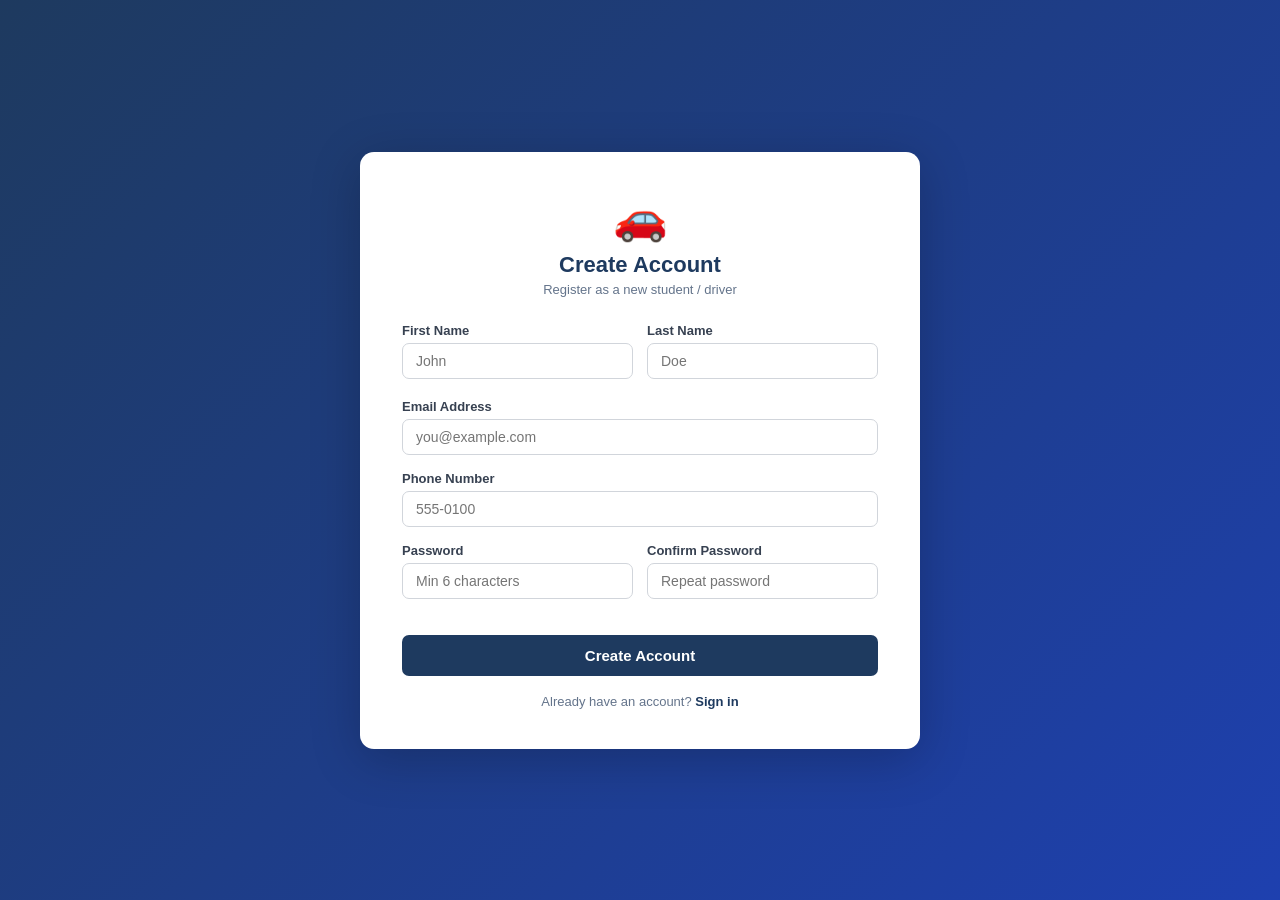
<file: register.html>
<!DOCTYPE html>
<html lang="en">
<head>
  <meta charset="UTF-8">
  <meta name="viewport" content="width=device-width, initial-scale=1.0">
  <title>Smart Drive System — Register</title>
  <link rel="stylesheet" href="css/style.css">
</head>
<body class="auth-page">
  <div class="auth-card wide">
    <div class="auth-logo">
      <div class="logo-icon">🚗</div>
      <h1>Create Account</h1>
      <p>Register as a new student / driver</p>
    </div>

    <form id="registerForm" novalidate>
      <div class="form-row">
        <div class="form-group">
          <label for="firstName">First Name</label>
          <input type="text" id="firstName" class="form-control" placeholder="John" required>
          <div class="form-error" id="firstName-error"></div>
        </div>
        <div class="form-group">
          <label for="lastName">Last Name</label>
          <input type="text" id="lastName" class="form-control" placeholder="Doe" required>
          <div class="form-error" id="lastName-error"></div>
        </div>
      </div>
      <div class="form-group">
        <label for="email">Email Address</label>
        <input type="email" id="email" class="form-control" placeholder="you@example.com" required>
        <div class="form-error" id="email-error"></div>
      </div>
      <div class="form-group">
        <label for="phone">Phone Number</label>
        <input type="tel" id="phone" class="form-control" placeholder="555-0100">
      </div>
      <div class="form-row">
        <div class="form-group">
          <label for="password">Password</label>
          <input type="password" id="password" class="form-control" placeholder="Min 6 characters" required>
          <div class="form-error" id="password-error"></div>
        </div>
        <div class="form-group">
          <label for="confirmPassword">Confirm Password</label>
          <input type="password" id="confirmPassword" class="form-control" placeholder="Repeat password" required>
          <div class="form-error" id="confirmPassword-error"></div>
        </div>
      </div>
      <div class="form-error" id="register-error" style="margin-bottom:10px;text-align:center;font-size:13px;"></div>
      <button type="submit" class="btn btn-primary btn-block">Create Account</button>
    </form>

    <div class="auth-footer-link">
      Already have an account? <a href="index.html">Sign in</a>
    </div>
  </div>

  <script src="js/db.js"></script>
  <script>
    (function () {
      const user = SDS_AUTH.getCurrentUser();
      if (user) window.location.href = 'index.html';
    })();

    document.getElementById('registerForm').addEventListener('submit', function (e) {
      e.preventDefault();
      // Clear errors
      ['firstName','lastName','email','password','confirmPassword'].forEach(f => {
        document.getElementById(f + '-error').textContent = '';
      });
      document.getElementById('register-error').textContent = '';

      const firstName       = document.getElementById('firstName').value.trim();
      const lastName        = document.getElementById('lastName').value.trim();
      const email           = document.getElementById('email').value.trim().toLowerCase();
      const phone           = document.getElementById('phone').value.trim();
      const password        = document.getElementById('password').value;
      const confirmPassword = document.getElementById('confirmPassword').value;
      let valid = true;

      if (!firstName)  { document.getElementById('firstName-error').textContent = 'First name is required.'; valid = false; }
      if (!lastName)   { document.getElementById('lastName-error').textContent = 'Last name is required.'; valid = false; }
      if (!email)      { document.getElementById('email-error').textContent = 'Email is required.'; valid = false; }
      else if (!/^[^\s@]+@[^\s@]+\.[^\s@]+$/.test(email)) { document.getElementById('email-error').textContent = 'Enter a valid email.'; valid = false; }
      if (!password || password.length < 6) { document.getElementById('password-error').textContent = 'Password must be at least 6 characters.'; valid = false; }
      if (password !== confirmPassword) { document.getElementById('confirmPassword-error').textContent = 'Passwords do not match.'; valid = false; }
      if (!valid) return;

      // Check email uniqueness
      const existing = SDS_DB.query(SDS_DB.USERS, u => u.email === email);
      if (existing.length > 0) {
        document.getElementById('register-error').textContent = 'An account with this email already exists.';
        return;
      }

      SDS_DB.create(SDS_DB.USERS, {
        name: firstName + ' ' + lastName,
        email, phone, password,
        role: 'student',
        status: 'active'
      });

      // Auto-login after registration
      const user = SDS_AUTH.login(email, password);
      if (user) {
        window.location.href = 'student.html';
      }
    });
  </script>
</body>
</html>
</file>
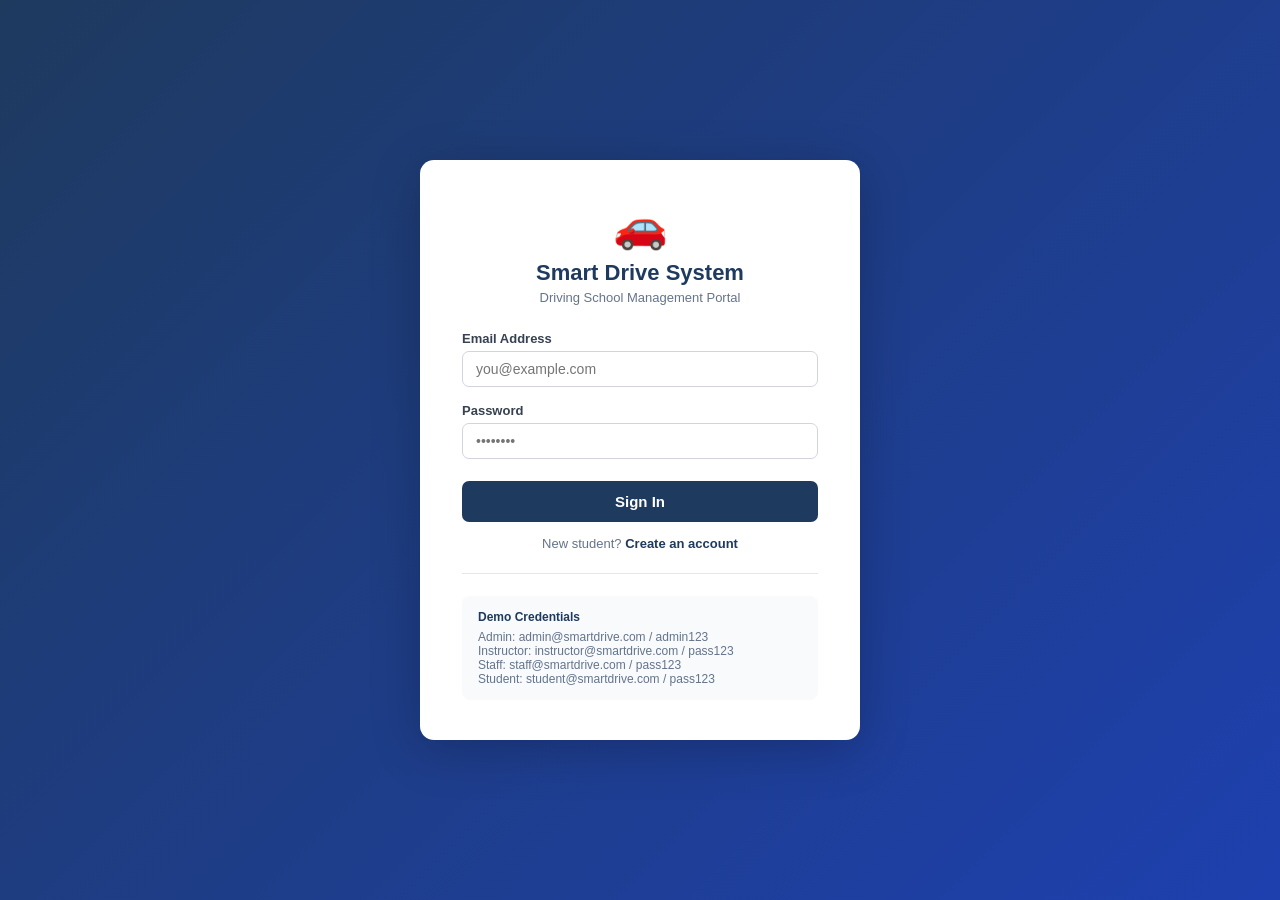
<file: staff.html>
<!DOCTYPE html>
<html lang="en">
<head>
  <meta charset="UTF-8">
  <meta name="viewport" content="width=device-width, initial-scale=1.0">
  <title>Smart Drive System — Staff</title>
  <link rel="stylesheet" href="css/style.css">
</head>
<body>
<div class="sds-layout">
  <!-- Sidebar -->
  <aside class="sds-sidebar">
    <div class="sds-sidebar-brand">
      <h1>🚗 Smart Drive</h1>
      <span class="role-badge">Staff</span>
    </div>
    <nav>
      <a href="#" class="active" data-tab="gate"><span class="nav-icon">🚪</span> Gate Verification</a>
      <a href="#" data-tab="vehicles"><span class="nav-icon">🚘</span> Vehicle Monitor</a>
      <a href="#" data-tab="incidents"><span class="nav-icon">⚠️</span> Incident Reporting</a>
      <a href="#" data-tab="reports"><span class="nav-icon">📋</span> Reports</a>
    </nav>
    <div class="sds-sidebar-footer">
      <div class="user-name"  id="sidebar-name">—</div>
      <div class="user-email" id="sidebar-email">—</div>
      <button class="btn-logout" onclick="SDS_AUTH.logout()">Sign Out</button>
    </div>
  </aside>

  <!-- Main -->
  <div class="sds-main">
    <div class="sds-topbar">
      <h2 id="topbar-title">Gate Verification</h2>
      <div class="topbar-actions"><span class="text-muted" id="topbar-date"></span></div>
    </div>

    <div class="sds-content">

      <!-- ── GATE VERIFICATION ── -->
      <section id="tab-gate" class="tab-section">
        <div class="card" style="max-width:560px;">
          <div class="card-header"><span class="card-title">Log Vehicle Entry / Exit</span></div>
          <form id="gate-form" novalidate>
            <div class="form-row">
              <div class="form-group">
                <label>Vehicle</label>
                <select id="gate-vehicle" class="form-control" required>
                  <option value="">Select Vehicle</option>
                </select>
              </div>
              <div class="form-group">
                <label>Event Type</label>
                <select id="gate-type" class="form-control">
                  <option value="entry">Entry</option>
                  <option value="exit">Exit</option>
                </select>
              </div>
            </div>
            <div class="form-group">
              <label>Notes (optional)</label>
              <textarea id="gate-notes" class="form-control" rows="2" placeholder="Driver name, purpose, etc."></textarea>
            </div>
            <div class="form-error" id="gate-error"></div>
            <button type="submit" class="btn btn-primary">Log Event</button>
          </form>
        </div>

        <div class="card">
          <div class="card-header"><span class="card-title">Gate Log History</span></div>
          <div class="table-wrapper" id="gate-log-table"></div>
        </div>
      </section>

      <!-- ── VEHICLE MONITOR ── -->
      <section id="tab-vehicles" class="tab-section" style="display:none">
        <div class="card">
          <div class="card-header">
            <span class="card-title">Vehicle Status Monitor</span>
          </div>
          <div class="table-wrapper" id="vehicle-monitor-table"></div>
        </div>
        <div class="card" style="max-width:500px;">
          <div class="card-header"><span class="card-title">Update Vehicle Status</span></div>
          <form id="vehicle-status-form" novalidate>
            <div class="form-row">
              <div class="form-group">
                <label>Vehicle</label>
                <select id="vs-vehicle" class="form-control" required>
                  <option value="">Select Vehicle</option>
                </select>
              </div>
              <div class="form-group">
                <label>New Status</label>
                <select id="vs-status" class="form-control">
                  <option value="available">Available</option>
                  <option value="in-use">In Use</option>
                  <option value="maintenance">Maintenance</option>
                </select>
              </div>
            </div>
            <div class="form-group">
              <label>Notes</label>
              <input type="text" id="vs-notes" class="form-control" placeholder="Reason for status change…">
            </div>
            <button type="submit" class="btn btn-primary">Update Status</button>
          </form>
        </div>
      </section>

      <!-- ── INCIDENTS ── -->
      <section id="tab-incidents" class="tab-section" style="display:none">
        <div class="card">
          <div class="card-header">
            <span class="card-title">Incident Reports</span>
            <button class="btn btn-primary btn-sm" onclick="openIncidentModal()">+ Report Incident</button>
          </div>
          <div class="table-wrapper" id="incidents-table"></div>
        </div>
      </section>

      <!-- ── REPORTS ── -->
      <section id="tab-reports" class="tab-section" style="display:none">
        <div class="card">
          <div class="card-header"><span class="card-title">Generate Operational Report</span></div>
          <div class="form-group" style="max-width:280px;">
            <label>Report Type</label>
            <select id="report-type" class="form-control">
              <option value="gate_logs">Gate Log Summary</option>
              <option value="vehicles">Vehicle Status Report</option>
              <option value="incidents">Incident Summary</option>
            </select>
          </div>
          <button class="btn btn-primary" onclick="generateReport()">Generate Report</button>
        </div>
        <div class="card" id="report-output" style="display:none">
          <div class="card-header">
            <span class="card-title" id="report-title">Report</span>
            <span class="text-muted"  id="report-date"></span>
          </div>
          <div id="report-body"></div>
        </div>
        <div class="card">
          <div class="card-header"><span class="card-title">Saved Reports</span></div>
          <div class="table-wrapper" id="saved-reports-table"></div>
        </div>
      </section>

    </div>
  </div>
</div>

<!-- Incident Modal -->
<div class="modal-backdrop" id="incident-modal">
  <div class="modal">
    <div class="modal-header">
      <span class="modal-title">Report Incident</span>
      <button class="modal-close" onclick="closeModal('incident-modal')">&times;</button>
    </div>
    <form id="incident-form" novalidate>
      <div class="form-row">
        <div class="form-group">
          <label>Vehicle Involved</label>
          <select id="inc-vehicle" class="form-control"></select>
        </div>
        <div class="form-group">
          <label>Date</label>
          <input type="date" id="inc-date" class="form-control" required>
        </div>
      </div>
      <div class="form-group">
        <label>Incident Type</label>
        <select id="inc-type" class="form-control">
          <option value="accident">Accident</option>
          <option value="mechanical">Mechanical Issue</option>
          <option value="traffic">Traffic Violation</option>
          <option value="theft">Theft / Vandalism</option>
          <option value="other">Other</option>
        </select>
      </div>
      <div class="form-group">
        <label>Description</label>
        <textarea id="inc-desc" class="form-control" rows="4" placeholder="Describe the incident…" required></textarea>
      </div>
      <div class="form-error" id="inc-error"></div>
      <div class="modal-footer">
        <button type="button" class="btn btn-secondary" onclick="closeModal('incident-modal')">Cancel</button>
        <button type="submit" class="btn btn-warning">Submit Report</button>
      </div>
    </form>
  </div>
</div>

<script src="js/db.js"></script>
<script>
  const currentUser = SDS_AUTH.requireAuth('staff');
  if (!currentUser) throw new Error('Unauthorized');

  document.getElementById('sidebar-name').textContent  = currentUser.name;
  document.getElementById('sidebar-email').textContent = currentUser.email;
  document.getElementById('topbar-date').textContent   = new Date().toLocaleDateString('en-US', { weekday:'long', year:'numeric', month:'long', day:'numeric' });

  function closeModal(id) { document.getElementById(id).classList.remove('open'); }
  function openModal(id)  { document.getElementById(id).classList.add('open'); }

  // ── Navigation ────────────────────────────────────
  document.querySelectorAll('.sds-sidebar nav a[data-tab]').forEach(link => {
    link.addEventListener('click', e => {
      e.preventDefault();
      const tab = link.dataset.tab;
      document.querySelectorAll('.sds-sidebar nav a').forEach(a => a.classList.remove('active'));
      link.classList.add('active');
      document.querySelectorAll('.tab-section').forEach(s => s.style.display = 'none');
      document.getElementById('tab-' + tab).style.display = '';
      document.getElementById('topbar-title').textContent = link.textContent.trim();
      refreshTab(tab);
    });
  });

  function refreshTab(tab) {
    if (tab === 'gate')      { populateVehicleDropdown('gate-vehicle'); renderGateLogs(); }
    if (tab === 'vehicles')  { renderVehicleMonitor(); populateVehicleDropdown('vs-vehicle'); }
    if (tab === 'incidents') renderIncidents();
    if (tab === 'reports')   renderSavedReports();
  }

  function populateVehicleDropdown(id) {
    const vehicles = SDS_DB.getAll(SDS_DB.VEHICLES);
    document.getElementById(id).innerHTML =
      '<option value="">Select Vehicle</option>' + vehicles.map(v => `<option value="${v.id}">${v.plate} — ${v.model}</option>`).join('');
  }

  // ── Gate Verification ─────────────────────────────
  document.getElementById('gate-form').addEventListener('submit', function (e) {
    e.preventDefault();
    document.getElementById('gate-error').textContent = '';
    const vehicleId = parseInt(document.getElementById('gate-vehicle').value);
    const type      = document.getElementById('gate-type').value;
    const notes     = document.getElementById('gate-notes').value.trim();
    if (!vehicleId) { document.getElementById('gate-error').textContent = 'Select a vehicle.'; return; }
    SDS_DB.create(SDS_DB.GATE_LOGS, { vehicleId, staffId: currentUser.id, type, notes, timestamp: new Date().toISOString() });
    SDS_UI.showToast('Gate event logged.');
    document.getElementById('gate-form').reset();
    renderGateLogs();
  });

  function renderGateLogs() {
    const logs     = [...SDS_DB.getAll(SDS_DB.GATE_LOGS)].sort((a,b) => new Date(b.timestamp) - new Date(a.timestamp));
    const vehicles = SDS_DB.getAll(SDS_DB.VEHICLES);
    const users    = SDS_DB.getAll(SDS_DB.USERS);
    if (!logs.length) { document.getElementById('gate-log-table').innerHTML = '<div class="empty-state"><div class="empty-icon">🚪</div>No gate events recorded yet.</div>'; return; }
    document.getElementById('gate-log-table').innerHTML = `
      <table>
        <thead><tr><th>#</th><th>Vehicle</th><th>Type</th><th>Staff</th><th>Timestamp</th><th>Notes</th></tr></thead>
        <tbody>
          ${logs.slice(0, 50).map(l => {
            const v = vehicles.find(x => x.id === l.vehicleId);
            const s = users.find(x => x.id === l.staffId);
            return `<tr>
              <td>${l.id}</td>
              <td>${v ? v.plate : '—'}</td>
              <td><span class="badge ${l.type === 'entry' ? 'badge-success' : 'badge-info'}">${l.type}</span></td>
              <td>${s ? s.name : '—'}</td>
              <td>${new Date(l.timestamp).toLocaleString()}</td>
              <td>${l.notes || '—'}</td>
            </tr>`;
          }).join('')}
        </tbody>
      </table>`;
  }

  // ── Vehicle Monitor ───────────────────────────────
  function renderVehicleMonitor() {
    const vehicles = SDS_DB.getAll(SDS_DB.VEHICLES);
    if (!vehicles.length) { document.getElementById('vehicle-monitor-table').innerHTML = '<div class="empty-state"><div class="empty-icon">🚘</div>No vehicles.</div>'; return; }
    document.getElementById('vehicle-monitor-table').innerHTML = `
      <table>
        <thead><tr><th>Plate</th><th>Model</th><th>Year</th><th>Color</th><th>Status</th></tr></thead>
        <tbody>
          ${vehicles.map(v => `
            <tr>
              <td><strong>${v.plate}</strong></td>
              <td>${v.model}</td><td>${v.year}</td><td>${v.color || '—'}</td>
              <td>${SDS_UI.statusBadge(v.status)}</td>
            </tr>`).join('')}
        </tbody>
      </table>`;
  }

  document.getElementById('vehicle-status-form').addEventListener('submit', function (e) {
    e.preventDefault();
    const id     = parseInt(document.getElementById('vs-vehicle').value);
    const status = document.getElementById('vs-status').value;
    if (!id) { SDS_UI.showToast('Select a vehicle.', 'error'); return; }
    SDS_DB.update(SDS_DB.VEHICLES, id, { status });
    SDS_UI.showToast('Vehicle status updated.');
    renderVehicleMonitor();
  });

  // ── Incidents ─────────────────────────────────────
  function renderIncidents() {
    const incidents = [...SDS_DB.getAll(SDS_DB.INCIDENTS)].sort((a,b) => new Date(b.createdAt) - new Date(a.createdAt));
    const vehicles  = SDS_DB.getAll(SDS_DB.VEHICLES);
    const users     = SDS_DB.getAll(SDS_DB.USERS);
    if (!incidents.length) { document.getElementById('incidents-table').innerHTML = '<div class="empty-state"><div class="empty-icon">⚠️</div>No incidents reported.</div>'; return; }
    document.getElementById('incidents-table').innerHTML = `
      <table>
        <thead><tr><th>#</th><th>Date</th><th>Vehicle</th><th>Type</th><th>Reported By</th><th>Description</th><th>Status</th><th>Actions</th></tr></thead>
        <tbody>
          ${incidents.map(i => {
            const v = vehicles.find(x => x.id === i.vehicleId);
            const s = users.find(x => x.id === i.staffId);
            return `<tr>
              <td>${i.id}</td><td>${i.date}</td>
              <td>${v ? v.plate : '—'}</td>
              <td><span class="badge badge-warning">${i.type}</span></td>
              <td>${s ? s.name : '—'}</td>
              <td style="max-width:200px;white-space:normal">${i.description}</td>
              <td>${SDS_UI.statusBadge(i.status)}</td>
              <td>
                ${i.status === 'open' ? `<button class="btn btn-success btn-sm" onclick="resolveIncident(${i.id})">Resolve</button>` : '—'}
              </td>
            </tr>`;
          }).join('')}
        </tbody>
      </table>`;
  }

  function openIncidentModal() {
    document.getElementById('incident-form').reset();
    document.getElementById('inc-error').textContent = '';
    document.getElementById('inc-date').value = new Date().toISOString().split('T')[0];
    const vehicles = SDS_DB.getAll(SDS_DB.VEHICLES);
    document.getElementById('inc-vehicle').innerHTML =
      '<option value="">None / Unknown</option>' + vehicles.map(v => `<option value="${v.id}">${v.plate} — ${v.model}</option>`).join('');
    openModal('incident-modal');
  }

  document.getElementById('incident-form').addEventListener('submit', function (e) {
    e.preventDefault();
    document.getElementById('inc-error').textContent = '';
    const vehicleId   = parseInt(document.getElementById('inc-vehicle').value) || null;
    const date        = document.getElementById('inc-date').value;
    const type        = document.getElementById('inc-type').value;
    const description = document.getElementById('inc-desc').value.trim();
    if (!date || !description) { document.getElementById('inc-error').textContent = 'Date and description are required.'; return; }
    SDS_DB.create(SDS_DB.INCIDENTS, { vehicleId, staffId: currentUser.id, date, type, description, status: 'open' });
    SDS_UI.showToast('Incident report submitted.', 'warning');
    closeModal('incident-modal');
    renderIncidents();
  });

  function resolveIncident(id) {
    SDS_DB.update(SDS_DB.INCIDENTS, id, { status: 'resolved' });
    SDS_UI.showToast('Incident marked as resolved.');
    renderIncidents();
  }

  // ── Reports ───────────────────────────────────────
  function generateReport() {
    const type  = document.getElementById('report-type').value;
    const types = { gate_logs: 'Gate Log Summary', vehicles: 'Vehicle Status Report', incidents: 'Incident Summary' };
    let html = '';
    if (type === 'gate_logs') {
      const gs = SDS_DB.getAll(SDS_DB.GATE_LOGS);
      html = `<p>Total gate events: ${gs.length} | Entries: ${gs.filter(g=>g.type==='entry').length} | Exits: ${gs.filter(g=>g.type==='exit').length}</p>`;
    }
    if (type === 'vehicles') {
      const vs = SDS_DB.getAll(SDS_DB.VEHICLES);
      html = `<p>Total vehicles: ${vs.length} | Available: ${vs.filter(v=>v.status==='available').length} | In Use: ${vs.filter(v=>v.status==='in-use').length} | Maintenance: ${vs.filter(v=>v.status==='maintenance').length}</p>`;
    }
    if (type === 'incidents') {
      const is = SDS_DB.getAll(SDS_DB.INCIDENTS);
      html = `<p>Total incidents: ${is.length} | Open: ${is.filter(i=>i.status==='open').length} | Resolved: ${is.filter(i=>i.status==='resolved').length}</p>`;
    }
    document.getElementById('report-title').textContent = types[type];
    document.getElementById('report-date').textContent  = 'Generated: ' + new Date().toLocaleString();
    document.getElementById('report-body').innerHTML    = html;
    document.getElementById('report-output').style.display = '';
    SDS_DB.create(SDS_DB.REPORTS, { type, title: types[type], generatedBy: currentUser.id, date: new Date().toISOString() });
    renderSavedReports();
  }

  function renderSavedReports() {
    const reports = [...SDS_DB.query(SDS_DB.REPORTS, r => r.generatedBy === currentUser.id)].sort((a,b) => new Date(b.createdAt) - new Date(a.createdAt));
    if (!reports.length) { document.getElementById('saved-reports-table').innerHTML = '<div class="empty-state"><div class="empty-icon">📋</div>No reports yet.</div>'; return; }
    document.getElementById('saved-reports-table').innerHTML = `
      <table>
        <thead><tr><th>#</th><th>Title</th><th>Date</th></tr></thead>
        <tbody>${reports.map(r => `<tr><td>${r.id}</td><td>${r.title}</td><td>${SDS_UI.formatDate(r.createdAt)}</td></tr>`).join('')}</tbody>
      </table>`;
  }

  // Initial render
  populateVehicleDropdown('gate-vehicle');
  renderGateLogs();
</script>
</body>
</html>
</file>
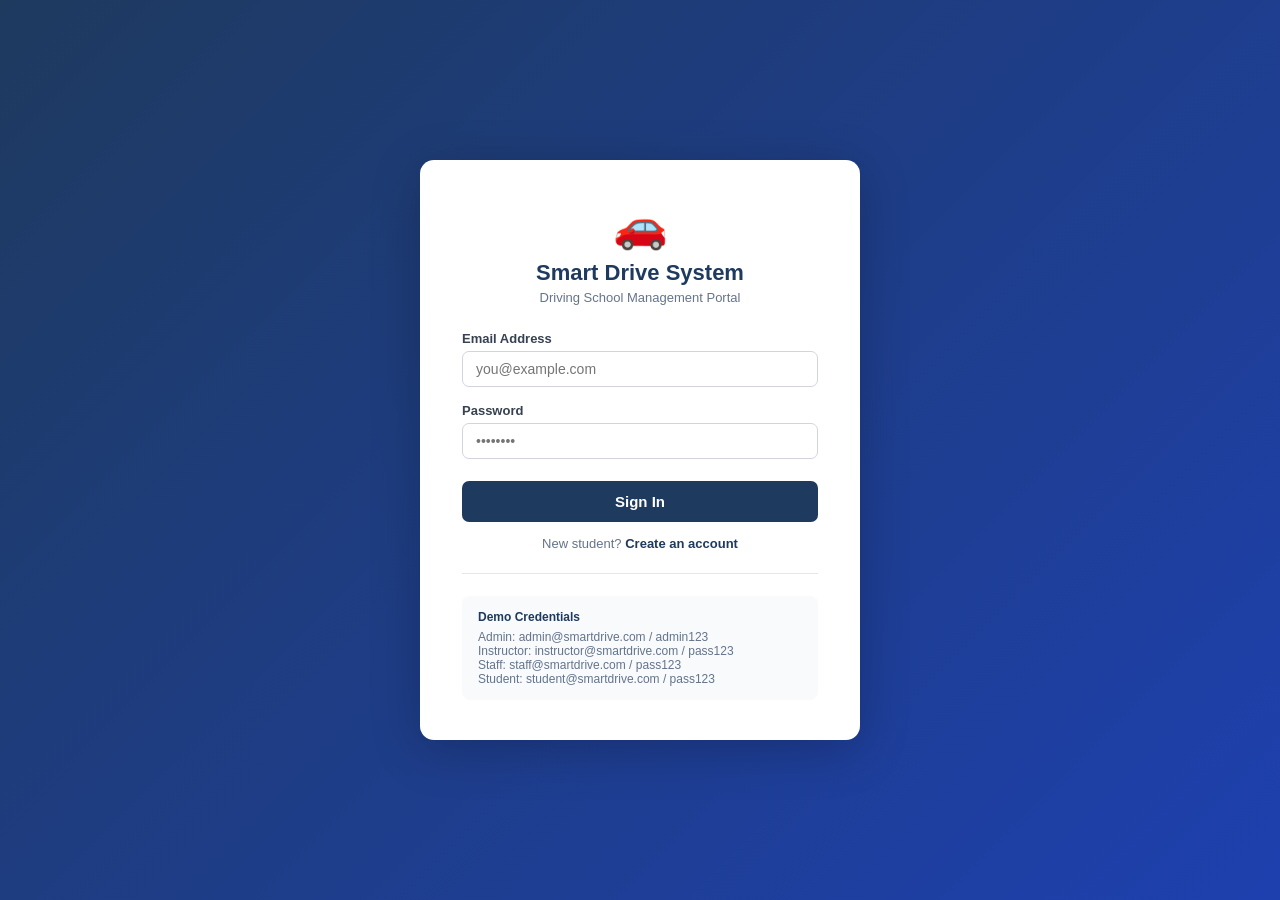
<file: student.html>
<!DOCTYPE html>
<html lang="en">
<head>
  <meta charset="UTF-8">
  <meta name="viewport" content="width=device-width, initial-scale=1.0">
  <title>Smart Drive System — Student</title>
  <link rel="stylesheet" href="css/style.css">
</head>
<body>
<div class="sds-layout">
  <!-- Sidebar -->
  <aside class="sds-sidebar">
    <div class="sds-sidebar-brand">
      <h1>🚗 Smart Drive</h1>
      <span class="role-badge">Student</span>
    </div>
    <nav>
      <a href="#" class="active" data-tab="profile"><span class="nav-icon">👤</span> My Profile</a>
      <a href="#" data-tab="schedules"><span class="nav-icon">🗓️</span> View Schedules</a>
      <a href="#" data-tab="book"><span class="nav-icon">➕</span> Book a Lesson</a>
      <a href="#" data-tab="lessons"><span class="nav-icon">📚</span> My Lessons</a>
      <a href="#" data-tab="payments"><span class="nav-icon">💳</span> Payments</a>
      <a href="#" data-tab="progress"><span class="nav-icon">📈</span> My Progress</a>
    </nav>
    <div class="sds-sidebar-footer">
      <div class="user-name"  id="sidebar-name">—</div>
      <div class="user-email" id="sidebar-email">—</div>
      <button class="btn-logout" onclick="SDS_AUTH.logout()">Sign Out</button>
    </div>
  </aside>

  <!-- Main -->
  <div class="sds-main">
    <div class="sds-topbar">
      <h2 id="topbar-title">My Profile</h2>
      <div class="topbar-actions"><span class="text-muted" id="topbar-date"></span></div>
    </div>

    <div class="sds-content">

      <!-- ── PROFILE ── -->
      <section id="tab-profile" class="tab-section">
        <div class="card" style="max-width:560px;">
          <div class="card-header">
            <span class="card-title">Profile Information</span>
            <button class="btn btn-primary btn-sm" onclick="toggleProfileEdit()">Edit</button>
          </div>
          <div id="profile-view"></div>
          <form id="profile-form" style="display:none" novalidate>
            <div class="form-group"><label>Full Name</label><input type="text" id="prof-name" class="form-control"></div>
            <div class="form-group"><label>Email</label><input type="email" id="prof-email" class="form-control"></div>
            <div class="form-group"><label>Phone</label><input type="tel"  id="prof-phone" class="form-control"></div>
            <div class="form-group"><label>New Password <span class="text-muted">(leave blank to keep)</span></label><input type="password" id="prof-password" class="form-control"></div>
            <div class="form-error" id="prof-error"></div>
            <div style="display:flex;gap:10px;margin-top:12px;">
              <button type="submit" class="btn btn-primary">Save Changes</button>
              <button type="button" class="btn btn-secondary" onclick="toggleProfileEdit(false)">Cancel</button>
            </div>
          </form>
        </div>
      </section>

      <!-- ── SCHEDULES ── -->
      <section id="tab-schedules" class="tab-section" style="display:none">
        <div class="card">
          <div class="card-header">
            <span class="card-title">Available Schedules</span>
          </div>
          <div class="form-row" style="margin-bottom:16px;max-width:500px;">
            <div class="form-group mb-0">
              <label>Select Date</label>
              <input type="date" id="schedule-date" class="form-control" onchange="renderSchedules()">
            </div>
            <div class="form-group mb-0">
              <label>Filter by Instructor</label>
              <select id="schedule-instructor" class="form-control" onchange="renderSchedules()">
                <option value="">All Instructors</option>
              </select>
            </div>
          </div>
          <div id="schedules-output"></div>
        </div>
      </section>

      <!-- ── BOOK LESSON ── -->
      <section id="tab-book" class="tab-section" style="display:none">
        <div class="card" style="max-width:600px;">
          <div class="card-header"><span class="card-title">Book a Driving Lesson</span></div>
          <form id="book-form" novalidate>
            <div class="form-row">
              <div class="form-group">
                <label>Preferred Date</label>
                <input type="date" id="book-date" class="form-control" required onchange="loadBookingSlots()">
              </div>
              <div class="form-group">
                <label>Instructor</label>
                <select id="book-instructor" class="form-control" onchange="loadBookingSlots()">
                  <option value="">Select Instructor</option>
                </select>
              </div>
            </div>
            <div class="form-group">
              <label>Available Time Slots</label>
              <select id="book-time" class="form-control" required>
                <option value="">— select date & instructor first —</option>
              </select>
            </div>
            <div class="form-group">
              <label>Vehicle</label>
              <select id="book-vehicle" class="form-control" required>
                <option value="">Select Vehicle</option>
              </select>
            </div>
            <div class="form-group">
              <label>Notes (optional)</label>
              <textarea id="book-notes" class="form-control" rows="3" placeholder="Any special requests…"></textarea>
            </div>
            <div class="form-error" id="book-error"></div>
            <button type="submit" class="btn btn-primary">Submit Booking Request</button>
          </form>
        </div>
      </section>

      <!-- ── MY LESSONS ── -->
      <section id="tab-lessons" class="tab-section" style="display:none">
        <div class="card">
          <div class="card-header"><span class="card-title">My Booked Lessons</span></div>
          <div class="table-wrapper" id="lessons-table"></div>
        </div>
      </section>

      <!-- ── PAYMENTS ── -->
      <section id="tab-payments" class="tab-section" style="display:none">
        <div class="card">
          <div class="card-header">
            <span class="card-title">My Payments</span>
            <button class="btn btn-primary btn-sm" onclick="openPaymentModal()">+ Submit Payment</button>
          </div>
          <div class="table-wrapper" id="payments-table"></div>
        </div>
      </section>

      <!-- ── PROGRESS ── -->
      <section id="tab-progress" class="tab-section" style="display:none">
        <div class="card">
          <div class="card-header"><span class="card-title">Performance &amp; Progress</span></div>
          <div id="progress-output"></div>
        </div>
      </section>

    </div>
  </div>
</div>

<!-- Payment Modal -->
<div class="modal-backdrop" id="payment-modal">
  <div class="modal">
    <div class="modal-header">
      <span class="modal-title">Submit Payment</span>
      <button class="modal-close" onclick="closeModal('payment-modal')">&times;</button>
    </div>
    <form id="payment-form" novalidate>
      <div class="form-group">
        <label>Select Booking</label>
        <select id="pay-booking" class="form-control" required></select>
      </div>
      <div class="form-group">
        <label>Amount ($)</label>
        <input type="number" id="pay-amount" class="form-control" value="50" min="1" required>
      </div>
      <div class="form-group">
        <label>Payment Proof (reference/receipt number)</label>
        <input type="text" id="pay-proof" class="form-control" placeholder="e.g. TXN-20250307-001" required>
      </div>
      <div class="form-error" id="pay-error"></div>
      <div class="modal-footer">
        <button type="button" class="btn btn-secondary" onclick="closeModal('payment-modal')">Cancel</button>
        <button type="submit" class="btn btn-primary">Submit</button>
      </div>
    </form>
  </div>
</div>

<script src="js/db.js"></script>
<script>
  const currentUser = SDS_AUTH.requireAuth('student');
  if (!currentUser) throw new Error('Unauthorized');

  document.getElementById('sidebar-name').textContent  = currentUser.name;
  document.getElementById('sidebar-email').textContent = currentUser.email;
  document.getElementById('topbar-date').textContent   = new Date().toLocaleDateString('en-US', { weekday:'long', year:'numeric', month:'long', day:'numeric' });

  // Set min date for date pickers to today
  const today = new Date().toISOString().split('T')[0];
  ['schedule-date','book-date'].forEach(id => { const el = document.getElementById(id); if (el) { el.min = today; el.value = today; } });

  // ── Navigation ────────────────────────────────────
  document.querySelectorAll('.sds-sidebar nav a[data-tab]').forEach(link => {
    link.addEventListener('click', e => {
      e.preventDefault();
      const tab = link.dataset.tab;
      document.querySelectorAll('.sds-sidebar nav a').forEach(a => a.classList.remove('active'));
      link.classList.add('active');
      document.querySelectorAll('.tab-section').forEach(s => s.style.display = 'none');
      document.getElementById('tab-' + tab).style.display = '';
      document.getElementById('topbar-title').textContent = link.textContent.trim();
      refreshTab(tab);
    });
  });

  function refreshTab(tab) {
    if (tab === 'profile')   renderProfile();
    if (tab === 'schedules') { populateInstructorFilters(); renderSchedules(); }
    if (tab === 'book')      { populateBookForm(); }
    if (tab === 'lessons')   renderLessons();
    if (tab === 'payments')  renderPayments();
    if (tab === 'progress')  renderProgress();
  }

  function closeModal(id) { document.getElementById(id).classList.remove('open'); }
  function openModal(id)  { document.getElementById(id).classList.add('open'); }

  // ── Profile ───────────────────────────────────────
  function renderProfile() {
    const u = SDS_AUTH.refreshCurrentUser();
    document.getElementById('profile-view').innerHTML = `
      <div class="info-grid">
        <div class="info-item"><div class="info-label">Full Name</div><div class="info-value">${u.name}</div></div>
        <div class="info-item"><div class="info-label">Email</div><div class="info-value">${u.email}</div></div>
        <div class="info-item"><div class="info-label">Phone</div><div class="info-value">${u.phone || '—'}</div></div>
        <div class="info-item"><div class="info-label">Role</div><div class="info-value" style="text-transform:capitalize">${u.role}</div></div>
        <div class="info-item"><div class="info-label">Status</div><div class="info-value">${SDS_UI.statusBadge(u.status)}</div></div>
        <div class="info-item"><div class="info-label">Member Since</div><div class="info-value">${SDS_UI.formatDate(u.createdAt)}</div></div>
      </div>`;
  }

  function toggleProfileEdit(show) {
    const view = document.getElementById('profile-view');
    const form = document.getElementById('profile-form');
    if (show === false) { view.style.display = ''; form.style.display = 'none'; return; }
    const u = SDS_AUTH.getCurrentUser();
    document.getElementById('prof-name').value  = u.name;
    document.getElementById('prof-email').value = u.email;
    document.getElementById('prof-phone').value = u.phone || '';
    view.style.display = 'none';
    form.style.display = '';
  }

  document.getElementById('profile-form').addEventListener('submit', function (e) {
    e.preventDefault();
    document.getElementById('prof-error').textContent = '';
    const name     = document.getElementById('prof-name').value.trim();
    const email    = document.getElementById('prof-email').value.trim().toLowerCase();
    const phone    = document.getElementById('prof-phone').value.trim();
    const password = document.getElementById('prof-password').value;
    if (!name || !email) { document.getElementById('prof-error').textContent = 'Name and email are required.'; return; }
    const updates = { name, email, phone };
    if (password) updates.password = password;
    SDS_DB.update(SDS_DB.USERS, currentUser.id, updates);
    SDS_AUTH.refreshCurrentUser();
    toggleProfileEdit(false);
    renderProfile();
    SDS_UI.showToast('Profile updated.');
  });

  renderProfile();

  // ── Schedules ─────────────────────────────────────
  function populateInstructorFilters() {
    const instructors = SDS_DB.query(SDS_DB.USERS, u => u.role === 'instructor');
    const sel = document.getElementById('schedule-instructor');
    sel.innerHTML = '<option value="">All Instructors</option>' + instructors.map(i => `<option value="${i.id}">${i.name}</option>`).join('');
  }

  function renderSchedules() {
    const date       = document.getElementById('schedule-date').value;
    const instrId    = parseInt(document.getElementById('schedule-instructor').value) || 0;
    const schedules  = SDS_DB.query(SDS_DB.INSTRUCTOR_SCHEDULES, s => s.date === date && (!instrId || s.instructorId === instrId));
    const instructors = SDS_DB.getAll(SDS_DB.USERS);
    const vehicles   = SDS_DB.query(SDS_DB.VEHICLES, v => v.status === 'available');

    if (!schedules.length) {
      document.getElementById('schedules-output').innerHTML = '<div class="empty-state"><div class="empty-icon">📅</div>No schedules available for this date.</div>';
      return;
    }
    document.getElementById('schedules-output').innerHTML = schedules.map(s => {
      const instr = instructors.find(u => u.id === s.instructorId);
      return `
        <div class="card" style="margin-bottom:14px;">
          <div class="card-header">
            <span class="card-title">👨‍🏫 ${instr ? instr.name : 'Instructor ' + s.instructorId}</span>
            <span class="text-muted">${date}</span>
          </div>
          <div style="display:flex;flex-wrap:wrap;gap:8px;margin-bottom:10px;">
            ${s.timeSlots.map(t => `<span class="badge badge-success">${t}</span>`).join('')}
          </div>
          <div class="text-muted" style="font-size:12px;">
            Available vehicles: ${vehicles.map(v => v.plate + ' (' + v.model + ')').join(', ') || 'None'}
          </div>
        </div>`;
    }).join('');
  }

  populateInstructorFilters();
  renderSchedules();

  // ── Book Lesson ───────────────────────────────────
  function populateBookForm() {
    const instructors = SDS_DB.query(SDS_DB.USERS, u => u.role === 'instructor' && u.status === 'active');
    const vehicles    = SDS_DB.query(SDS_DB.VEHICLES, v => v.status === 'available');
    document.getElementById('book-instructor').innerHTML =
      '<option value="">Select Instructor</option>' + instructors.map(i => `<option value="${i.id}">${i.name}</option>`).join('');
    document.getElementById('book-vehicle').innerHTML =
      '<option value="">Select Vehicle</option>' + vehicles.map(v => `<option value="${v.id}">${v.plate} — ${v.model}</option>`).join('');
  }

  function loadBookingSlots() {
    const date    = document.getElementById('book-date').value;
    const instrId = parseInt(document.getElementById('book-instructor').value) || 0;
    if (!date || !instrId) return;
    const schedule = SDS_DB.query(SDS_DB.INSTRUCTOR_SCHEDULES, s => s.date === date && s.instructorId === instrId)[0];
    const slots    = schedule ? schedule.timeSlots : [];
    document.getElementById('book-time').innerHTML = slots.length
      ? slots.map(t => `<option value="${t}">${t}</option>`).join('')
      : '<option value="">No slots available for this date</option>';
  }

  document.getElementById('book-form').addEventListener('submit', function (e) {
    e.preventDefault();
    document.getElementById('book-error').textContent = '';
    const date    = document.getElementById('book-date').value;
    const instrId = parseInt(document.getElementById('book-instructor').value);
    const time    = document.getElementById('book-time').value;
    const vehId   = parseInt(document.getElementById('book-vehicle').value);
    const notes   = document.getElementById('book-notes').value.trim();
    if (!date || !instrId || !time || !vehId) { document.getElementById('book-error').textContent = 'Please fill in all required fields.'; return; }
    SDS_DB.create(SDS_DB.BOOKINGS, { studentId: currentUser.id, instructorId: instrId, vehicleId: vehId, date, time, status: 'pending', paymentStatus: 'pending', notes });
    SDS_UI.showToast('Booking request submitted!');
    document.getElementById('book-form').reset();
    document.getElementById('book-time').innerHTML = '<option value="">— select date & instructor first —</option>';
  });

  populateBookForm();

  // ── My Lessons ────────────────────────────────────
  function renderLessons() {
    const bookings    = SDS_DB.query(SDS_DB.BOOKINGS, b => b.studentId === currentUser.id);
    const users       = SDS_DB.getAll(SDS_DB.USERS);
    const vehicles    = SDS_DB.getAll(SDS_DB.VEHICLES);
    if (!bookings.length) { document.getElementById('lessons-table').innerHTML = '<div class="empty-state"><div class="empty-icon">📚</div>No lessons booked yet.</div>'; return; }
    document.getElementById('lessons-table').innerHTML = `
      <table>
        <thead><tr><th>#</th><th>Date</th><th>Time</th><th>Instructor</th><th>Vehicle</th><th>Status</th><th>Payment</th></tr></thead>
        <tbody>
          ${bookings.map(b => {
            const instr   = users.find(u => u.id === b.instructorId);
            const vehicle = vehicles.find(v => v.id === b.vehicleId);
            return `<tr>
              <td>${b.id}</td><td>${b.date}</td><td>${b.time}</td>
              <td>${instr   ? instr.name   : '—'}</td>
              <td>${vehicle ? vehicle.plate : '—'}</td>
              <td>${SDS_UI.statusBadge(b.status)}</td>
              <td>${SDS_UI.statusBadge(b.paymentStatus)}</td>
            </tr>`;
          }).join('')}
        </tbody>
      </table>`;
  }

  // ── Payments ──────────────────────────────────────
  function renderPayments() {
    const payments = SDS_DB.query(SDS_DB.PAYMENTS, p => p.studentId === currentUser.id);
    const bookings = SDS_DB.getAll(SDS_DB.BOOKINGS);
    if (!payments.length) { document.getElementById('payments-table').innerHTML = '<div class="empty-state"><div class="empty-icon">💳</div>No payment records yet.</div>'; return; }
    document.getElementById('payments-table').innerHTML = `
      <table>
        <thead><tr><th>#</th><th>Booking</th><th>Amount</th><th>Proof Ref</th><th>Submitted</th><th>Status</th></tr></thead>
        <tbody>
          ${payments.map(p => {
            const b = bookings.find(x => x.id === p.bookingId);
            return `<tr>
              <td>${p.id}</td>
              <td>${b ? '#' + b.id + ' (' + b.date + ')' : '—'}</td>
              <td>$${p.amount}</td>
              <td>${p.proofFile || '—'}</td>
              <td>${SDS_UI.formatDate(p.submittedDate)}</td>
              <td>${SDS_UI.statusBadge(p.status)}</td>
            </tr>`;
          }).join('')}
        </tbody>
      </table>`;
  }

  function openPaymentModal() {
    const unpaid = SDS_DB.query(SDS_DB.BOOKINGS, b => b.studentId === currentUser.id && b.paymentStatus !== 'paid');
    const sel = document.getElementById('pay-booking');
    sel.innerHTML = unpaid.length
      ? unpaid.map(b => `<option value="${b.id}">#${b.id} — ${b.date} ${b.time}</option>`).join('')
      : '<option value="">No unpaid bookings</option>';
    document.getElementById('pay-error').textContent = '';
    openModal('payment-modal');
  }

  document.getElementById('payment-form').addEventListener('submit', function (e) {
    e.preventDefault();
    document.getElementById('pay-error').textContent = '';
    const bookingId = parseInt(document.getElementById('pay-booking').value);
    const amount    = parseFloat(document.getElementById('pay-amount').value);
    const proof     = document.getElementById('pay-proof').value.trim();
    if (!bookingId) { document.getElementById('pay-error').textContent = 'Select a booking.'; return; }
    if (!proof)     { document.getElementById('pay-error').textContent = 'Proof reference is required.'; return; }
    SDS_DB.create(SDS_DB.PAYMENTS, { bookingId, studentId: currentUser.id, amount, proofFile: proof, status: 'pending', submittedDate: new Date().toISOString() });
    SDS_DB.update(SDS_DB.BOOKINGS, bookingId, { paymentStatus: 'pending' });
    SDS_UI.showToast('Payment submitted for review.');
    closeModal('payment-modal');
    renderPayments();
  });

  // ── Progress ──────────────────────────────────────
  function renderProgress() {
    const records = SDS_DB.query(SDS_DB.PROGRESS_RECORDS, r => r.studentId === currentUser.id);
    const users   = SDS_DB.getAll(SDS_DB.USERS);
    if (!records.length) { document.getElementById('progress-output').innerHTML = '<div class="empty-state"><div class="empty-icon">📈</div>No progress records yet.</div>'; return; }
    document.getElementById('progress-output').innerHTML = `
      <table>
        <thead><tr><th>Date</th><th>Instructor</th><th>Performance</th><th>Notes</th></tr></thead>
        <tbody>
          ${records.map(r => {
            const instr = users.find(u => u.id === r.instructorId);
            return `<tr>
              <td>${r.date}</td>
              <td>${instr ? instr.name : '—'}</td>
              <td><span class="badge badge-info">${r.performance}</span></td>
              <td>${r.notes || '—'}</td>
            </tr>`;
          }).join('')}
        </tbody>
      </table>`;
  }
</script>
</body>
</html>
</file>
<file: css/style.css>
/* Smart Drive System — Shared Styles */
*, *::before, *::after { box-sizing: border-box; margin: 0; padding: 0; }

body {
  font-family: 'Segoe UI', Arial, sans-serif;
  background: #f0f4f8;
  color: #1e293b;
  min-height: 100vh;
}

/* ── Layout ─────────────────────────────────────── */
.sds-layout { display: flex; min-height: 100vh; }

.sds-sidebar {
  width: 230px;
  background: #1e3a5f;
  color: #fff;
  display: flex;
  flex-direction: column;
  flex-shrink: 0;
  position: fixed;
  top: 0; left: 0; bottom: 0;
  z-index: 100;
  overflow-y: auto;
}

.sds-sidebar-brand {
  padding: 22px 20px 18px;
  border-bottom: 1px solid rgba(255,255,255,0.12);
}
.sds-sidebar-brand h1 { font-size: 17px; font-weight: 700; line-height: 1.3; }
.sds-sidebar-brand .role-badge {
  display: inline-block;
  margin-top: 6px;
  font-size: 11px;
  background: rgba(255,255,255,0.2);
  border-radius: 10px;
  padding: 2px 10px;
  text-transform: uppercase;
  letter-spacing: 0.05em;
}

.sds-sidebar nav { flex: 1; padding: 12px 0; }
.sds-sidebar nav a {
  display: flex;
  align-items: center;
  gap: 10px;
  padding: 11px 20px;
  color: rgba(255,255,255,0.82);
  text-decoration: none;
  font-size: 14px;
  border-left: 3px solid transparent;
  transition: background 0.15s, border-color 0.15s, color 0.15s;
}
.sds-sidebar nav a:hover,
.sds-sidebar nav a.active {
  background: rgba(255,255,255,0.1);
  border-left-color: #60a5fa;
  color: #fff;
}
.sds-sidebar nav a .nav-icon { font-size: 16px; width: 20px; text-align: center; }

.sds-sidebar-footer {
  padding: 14px 20px;
  border-top: 1px solid rgba(255,255,255,0.12);
}
.sds-sidebar-footer .user-name { font-size: 13px; font-weight: 600; margin-bottom: 4px; }
.sds-sidebar-footer .user-email { font-size: 12px; color: rgba(255,255,255,0.6); margin-bottom: 10px; word-break: break-all; }
.btn-logout {
  width: 100%;
  padding: 8px;
  background: rgba(255,255,255,0.12);
  color: #fff;
  border: none;
  border-radius: 6px;
  font-size: 13px;
  cursor: pointer;
  transition: background 0.15s;
}
.btn-logout:hover { background: rgba(255,255,255,0.22); }

.sds-main {
  margin-left: 230px;
  flex: 1;
  display: flex;
  flex-direction: column;
  min-width: 0;
}

.sds-topbar {
  background: #fff;
  border-bottom: 1px solid #e2e8f0;
  padding: 14px 28px;
  display: flex;
  align-items: center;
  justify-content: space-between;
  position: sticky;
  top: 0;
  z-index: 50;
}
.sds-topbar h2 { font-size: 19px; font-weight: 700; color: #1e3a5f; }
.sds-topbar .topbar-actions { display: flex; gap: 10px; align-items: center; }

.sds-content { padding: 26px 28px; flex: 1; }

/* ── Cards ───────────────────────────────────────── */
.card {
  background: #fff;
  border-radius: 10px;
  box-shadow: 0 1px 4px rgba(0,0,0,0.08);
  padding: 22px 24px;
  margin-bottom: 22px;
}
.card-header {
  display: flex;
  justify-content: space-between;
  align-items: center;
  margin-bottom: 16px;
}
.card-title { font-size: 16px; font-weight: 700; color: #1e3a5f; }

.stats-grid { display: grid; grid-template-columns: repeat(auto-fill, minmax(175px, 1fr)); gap: 16px; margin-bottom: 22px; }
.stat-card {
  background: #fff;
  border-radius: 10px;
  box-shadow: 0 1px 4px rgba(0,0,0,0.08);
  padding: 18px 20px;
  border-left: 4px solid #3b82f6;
}
.stat-card.green { border-left-color: #10b981; }
.stat-card.amber { border-left-color: #f59e0b; }
.stat-card.red   { border-left-color: #ef4444; }
.stat-card .stat-label { font-size: 12px; color: #64748b; text-transform: uppercase; letter-spacing: 0.05em; margin-bottom: 6px; }
.stat-card .stat-value { font-size: 26px; font-weight: 700; color: #1e293b; }

/* ── Buttons ─────────────────────────────────────── */
.btn {
  display: inline-flex;
  align-items: center;
  gap: 6px;
  padding: 9px 18px;
  border-radius: 7px;
  font-size: 14px;
  font-weight: 600;
  cursor: pointer;
  border: none;
  transition: opacity 0.15s, background 0.15s;
  text-decoration: none;
}
.btn:hover { opacity: 0.88; }
.btn-primary   { background: #1e3a5f; color: #fff; }
.btn-success   { background: #10b981; color: #fff; }
.btn-danger    { background: #ef4444; color: #fff; }
.btn-warning   { background: #f59e0b; color: #fff; }
.btn-info      { background: #3b82f6; color: #fff; }
.btn-secondary { background: #e2e8f0; color: #334155; }
.btn-sm { padding: 5px 12px; font-size: 12px; }

/* ── Forms ───────────────────────────────────────── */
.form-group { margin-bottom: 16px; }
.form-group label { display: block; font-size: 13px; font-weight: 600; color: #374151; margin-bottom: 5px; }
.form-control {
  width: 100%;
  padding: 9px 13px;
  border: 1px solid #d1d5db;
  border-radius: 7px;
  font-size: 14px;
  color: #1e293b;
  background: #fff;
  transition: border-color 0.15s, box-shadow 0.15s;
}
.form-control:focus { outline: none; border-color: #3b82f6; box-shadow: 0 0 0 3px rgba(59,130,246,0.15); }
.form-row { display: grid; grid-template-columns: 1fr 1fr; gap: 14px; }
.form-error { color: #ef4444; font-size: 12px; margin-top: 4px; }

/* ── Tables ──────────────────────────────────────── */
.table-wrapper { overflow-x: auto; }
table { width: 100%; border-collapse: collapse; font-size: 14px; }
thead th { background: #f8fafc; color: #64748b; font-size: 11px; font-weight: 700; text-transform: uppercase; letter-spacing: 0.05em; padding: 10px 14px; border-bottom: 2px solid #e2e8f0; text-align: left; white-space: nowrap; }
tbody tr { border-bottom: 1px solid #f1f5f9; transition: background 0.1s; }
tbody tr:hover { background: #f8fafc; }
tbody td { padding: 11px 14px; vertical-align: middle; }

/* ── Badges ──────────────────────────────────────── */
.badge { display: inline-block; padding: 3px 10px; border-radius: 12px; font-size: 11px; font-weight: 700; text-transform: capitalize; }
.badge-success   { background: #d1fae5; color: #065f46; }
.badge-danger    { background: #fee2e2; color: #991b1b; }
.badge-warning   { background: #fef3c7; color: #92400e; }
.badge-info      { background: #dbeafe; color: #1e40af; }
.badge-secondary { background: #f1f5f9; color: #475569; }

/* ── Modals ──────────────────────────────────────── */
.modal-backdrop {
  display: none;
  position: fixed;
  inset: 0;
  background: rgba(0,0,0,0.45);
  z-index: 1000;
  align-items: center;
  justify-content: center;
}
.modal-backdrop.open { display: flex; }
.modal {
  background: #fff;
  border-radius: 12px;
  box-shadow: 0 8px 40px rgba(0,0,0,0.2);
  width: 90%;
  max-width: 520px;
  max-height: 90vh;
  overflow-y: auto;
  padding: 28px 30px;
}
.modal-lg { max-width: 700px; }
.modal-header { display: flex; justify-content: space-between; align-items: center; margin-bottom: 20px; }
.modal-title { font-size: 17px; font-weight: 700; color: #1e3a5f; }
.modal-close { background: none; border: none; font-size: 22px; cursor: pointer; color: #94a3b8; line-height: 1; }
.modal-close:hover { color: #1e293b; }
.modal-footer { margin-top: 22px; display: flex; justify-content: flex-end; gap: 10px; }

/* ── Toast ───────────────────────────────────────── */
.sds-toast {
  display: none;
  position: fixed;
  bottom: 24px;
  right: 24px;
  padding: 13px 20px;
  border-radius: 9px;
  font-size: 14px;
  font-weight: 600;
  z-index: 9999;
  box-shadow: 0 4px 20px rgba(0,0,0,0.15);
  max-width: 340px;
}
.sds-toast-success { background: #10b981; color: #fff; }
.sds-toast-error   { background: #ef4444; color: #fff; }
.sds-toast-info    { background: #3b82f6; color: #fff; }
.sds-toast-warning { background: #f59e0b; color: #fff; }

/* ── Login / Register pages ──────────────────────── */
.auth-page {
  min-height: 100vh;
  display: flex;
  align-items: center;
  justify-content: center;
  background: linear-gradient(135deg, #1e3a5f 0%, #1e40af 100%);
  padding: 20px;
}
.auth-card {
  background: #fff;
  border-radius: 14px;
  box-shadow: 0 10px 50px rgba(0,0,0,0.22);
  padding: 40px 42px;
  width: 100%;
  max-width: 440px;
}
.auth-card.wide { max-width: 560px; }
.auth-logo { text-align: center; margin-bottom: 26px; }
.auth-logo .logo-icon { font-size: 44px; margin-bottom: 8px; }
.auth-logo h1 { font-size: 22px; font-weight: 800; color: #1e3a5f; }
.auth-logo p  { font-size: 13px; color: #64748b; margin-top: 4px; }
.auth-footer-link { text-align: center; margin-top: 18px; font-size: 13px; color: #64748b; }
.auth-footer-link a { color: #1e3a5f; font-weight: 700; text-decoration: none; }
.auth-footer-link a:hover { text-decoration: underline; }
.btn-block { width: 100%; justify-content: center; padding: 12px; font-size: 15px; margin-top: 6px; }

/* ── Tabs ────────────────────────────────────────── */
.tabs { display: flex; gap: 2px; margin-bottom: 22px; border-bottom: 2px solid #e2e8f0; flex-wrap: wrap; }
.tab-btn {
  padding: 9px 18px;
  font-size: 14px;
  font-weight: 600;
  color: #64748b;
  background: none;
  border: none;
  cursor: pointer;
  border-bottom: 2px solid transparent;
  margin-bottom: -2px;
  transition: color 0.15s, border-color 0.15s;
}
.tab-btn.active { color: #1e3a5f; border-bottom-color: #1e3a5f; }
.tab-btn:hover:not(.active) { color: #1e3a5f; }
.tab-panel { display: none; }
.tab-panel.active { display: block; }

/* ── Misc ────────────────────────────────────────── */
.text-muted { color: #64748b; font-size: 13px; }
.text-center { text-align: center; }
.mb-0 { margin-bottom: 0; }
.flex { display: flex; }
.items-center { align-items: center; }
.gap-2 { gap: 8px; }
.gap-3 { gap: 12px; }
.empty-state { text-align: center; padding: 40px 20px; color: #94a3b8; }
.empty-state .empty-icon { font-size: 40px; margin-bottom: 10px; }
.action-btns { display: flex; gap: 6px; flex-wrap: wrap; }
hr { border: none; border-top: 1px solid #e2e8f0; margin: 18px 0; }
.info-grid { display: grid; grid-template-columns: 1fr 1fr; gap: 10px 20px; }
.info-item .info-label { font-size: 11px; font-weight: 700; color: #94a3b8; text-transform: uppercase; letter-spacing: 0.05em; }
.info-item .info-value { font-size: 14px; color: #1e293b; margin-top: 2px; }
</file>
